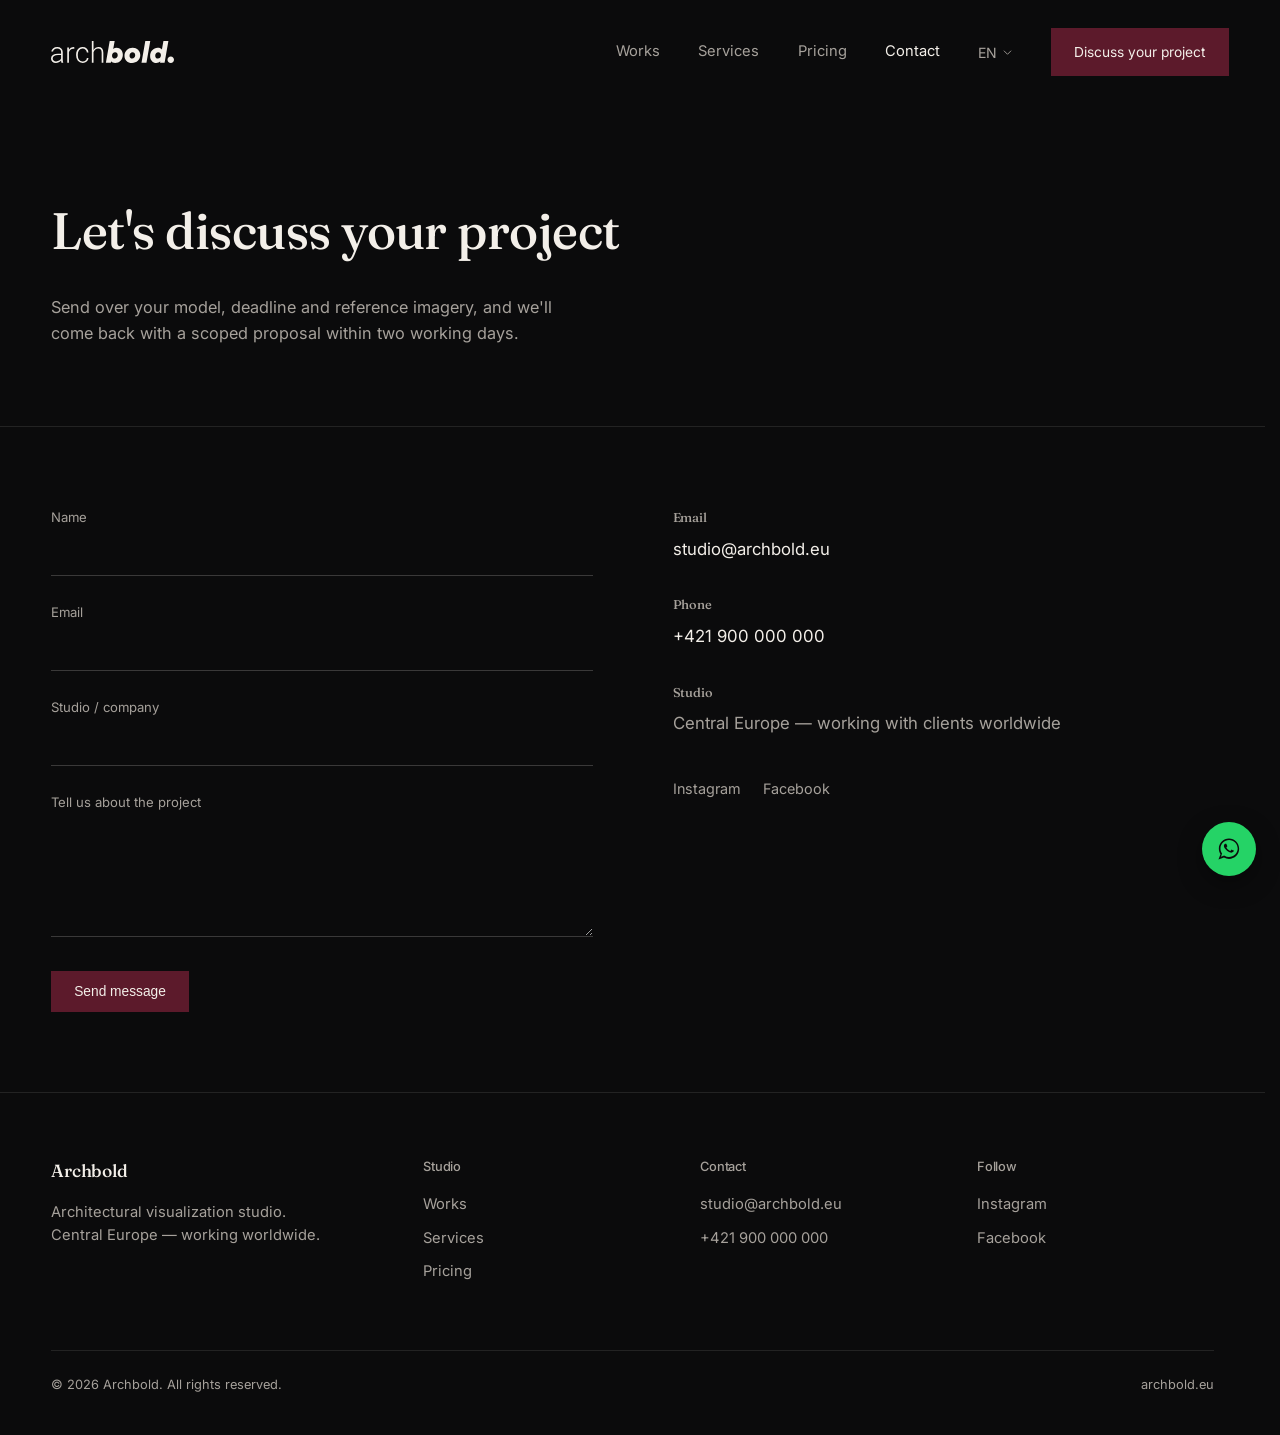
<file: contact.html>
<!DOCTYPE html>
<html lang="en">
<head>
<meta charset="UTF-8" />
<meta name="viewport" content="width=device-width, initial-scale=1.0" />
<meta name="color-scheme" content="dark" />
<meta name="theme-color" content="#0B0B0C" />
<title>Contact — Archbold</title>
<meta name="description" content="Get in touch with Archbold to discuss an architectural visualization project — email, phone, WhatsApp or the contact form." />
<link rel="canonical" href="https://archbold.eu/contact.html" />
<link rel="icon" href="data:," />
<link rel="preconnect" href="https://fonts.googleapis.com">
<link rel="preconnect" href="https://fonts.gstatic.com" crossorigin>
<link href="https://fonts.googleapis.com/css2?family=Fraunces:opsz,wght@9..144,400;9..144,500;9..144,600&family=Inter:wght@400;500&display=optional" rel="stylesheet">
<link rel="stylesheet" href="assets/css/style.css">
</head>
<body>

<header class="site-header is-scrolled">
  <a href="index.html" class="logo" aria-label="Archbold"><img src="assets/img/archbold-logo.svg" alt="Archbold" width="131" height="23"></a>
  <button class="nav-toggle" aria-label="Toggle menu" aria-expanded="false"><span></span><span></span><span></span></button>
  <nav class="main-nav">
    <a href="works.html" class="nav-link">Works</a>
    <a href="services.html" class="nav-link">Services</a>
    <a href="pricing.html" class="nav-link">Pricing</a>
    <a href="contact.html" class="nav-link is-active">Contact</a>
    <div class="lang-switch">
      <button class="lang-current" type="button">EN<svg viewBox="0 0 10 6" fill="none"><path d="M1 1l4 4 4-4" stroke="currentColor"/></svg></button>
      <div class="lang-menu">
        <a href="contact.html" class="is-active">EN</a>
        <a href="de/contact.html">DE</a>
        <a href="sk/contact.html">SK</a>
      </div>
    </div>
    <a href="contact.html" class="btn-accent">Discuss your project</a>
  </nav>
</header>

<div class="page-hero">
  <h1>Let's discuss your project</h1>
  <p>Send over your model, deadline and reference imagery, and we'll come back with a scoped proposal within two working days.</p>
</div>

<div class="content-wrap">
  <div class="contact-grid">
    <form action="https://formspree.io/f/your-form-id" method="POST">
      <div class="field">
        <label for="name">Name</label>
        <input type="text" id="name" name="name" required>
      </div>
      <div class="field">
        <label for="email">Email</label>
        <input type="email" id="email" name="email" required>
      </div>
      <div class="field">
        <label for="company">Studio / company</label>
        <input type="text" id="company" name="company">
      </div>
      <div class="field">
        <label for="message">Tell us about the project</label>
        <textarea id="message" name="message" rows="5" required></textarea>
      </div>
      <button type="submit" class="btn-accent">Send message</button>
    </form>

    <div>
      <div class="contact-detail">
        <h4>Email</h4>
        <a href="mailto:studio@archbold.eu">studio@archbold.eu</a>
      </div>
      <div class="contact-detail">
        <h4>Phone</h4>
        <a href="tel:+421900000000">+421 900 000 000</a>
      </div>
      <div class="contact-detail">
        <h4>Studio</h4>
        <span style="color:var(--paper-dim);">Central Europe — working with clients worldwide</span>
      </div>
      <div class="social-row">
        <a href="https://instagram.com" target="_blank" rel="noopener">Instagram</a>
        <a href="https://facebook.com" target="_blank" rel="noopener">Facebook</a>
      </div>
    </div>
  </div>
</div>

<a class="whatsapp-fab" href="https://wa.me/421900000000" target="_blank" rel="noopener" aria-label="Chat on WhatsApp">
  <svg viewBox="0 0 32 32" fill="#0B0B0C"><path d="M16 3C9.1 3 3.5 8.6 3.5 15.5c0 2.5.7 4.9 2 6.9L3 29l6.8-2.4c1.9 1.1 4 1.6 6.2 1.6 6.9 0 12.5-5.6 12.5-12.5S22.9 3 16 3zm0 22.7c-2 0-3.9-.5-5.5-1.5l-.4-.2-4 1.4 1.4-3.9-.3-.4c-1.1-1.7-1.7-3.7-1.7-5.7 0-5.9 4.8-10.6 10.6-10.6 5.9 0 10.6 4.8 10.6 10.6S21.9 25.7 16 25.7zm5.8-7.9c-.3-.2-1.9-.9-2.1-1-.3-.1-.5-.2-.7.2-.2.3-.8 1-1 1.2-.2.2-.4.2-.7.1-.3-.2-1.4-.5-2.6-1.6-1-.9-1.6-2-1.8-2.3-.2-.3 0-.5.1-.6.1-.1.3-.4.5-.5.2-.2.2-.3.3-.5.1-.2 0-.4 0-.6-.1-.2-.7-1.7-1-2.3-.2-.6-.5-.5-.7-.5h-.6c-.2 0-.5.1-.8.4-.3.3-1 1-1 2.4s1.1 2.8 1.2 3c.1.2 2.1 3.2 5.1 4.5.7.3 1.3.5 1.7.6.7.2 1.4.2 1.9.1.6-.1 1.9-.8 2.1-1.5.3-.7.3-1.4.2-1.5-.1-.2-.3-.3-.6-.4z"/></svg>
</a>

<footer class="site-footer">
  <div class="footer-grid">
    <div><h4 style="font-family:var(--serif); font-size:1.1rem; color:var(--paper);">Archbold</h4><p>Architectural visualization studio.<br>Central Europe — working worldwide.</p></div>
    <div><h4>Studio</h4><a href="works.html">Works</a><a href="services.html">Services</a><a href="pricing.html">Pricing</a></div>
    <div><h4>Contact</h4><a href="mailto:studio@archbold.eu">studio@archbold.eu</a><a href="tel:+421900000000">+421 900 000 000</a></div>
    <div><h4>Follow</h4><a href="https://instagram.com" target="_blank" rel="noopener">Instagram</a><a href="https://facebook.com" target="_blank" rel="noopener">Facebook</a></div>
  </div>
  <div class="footer-bottom"><span>© 2026 Archbold. All rights reserved.</span><span>archbold.eu</span></div>
</footer>

<script src="assets/js/nav.js"></script>
</body>
</html>
</file>
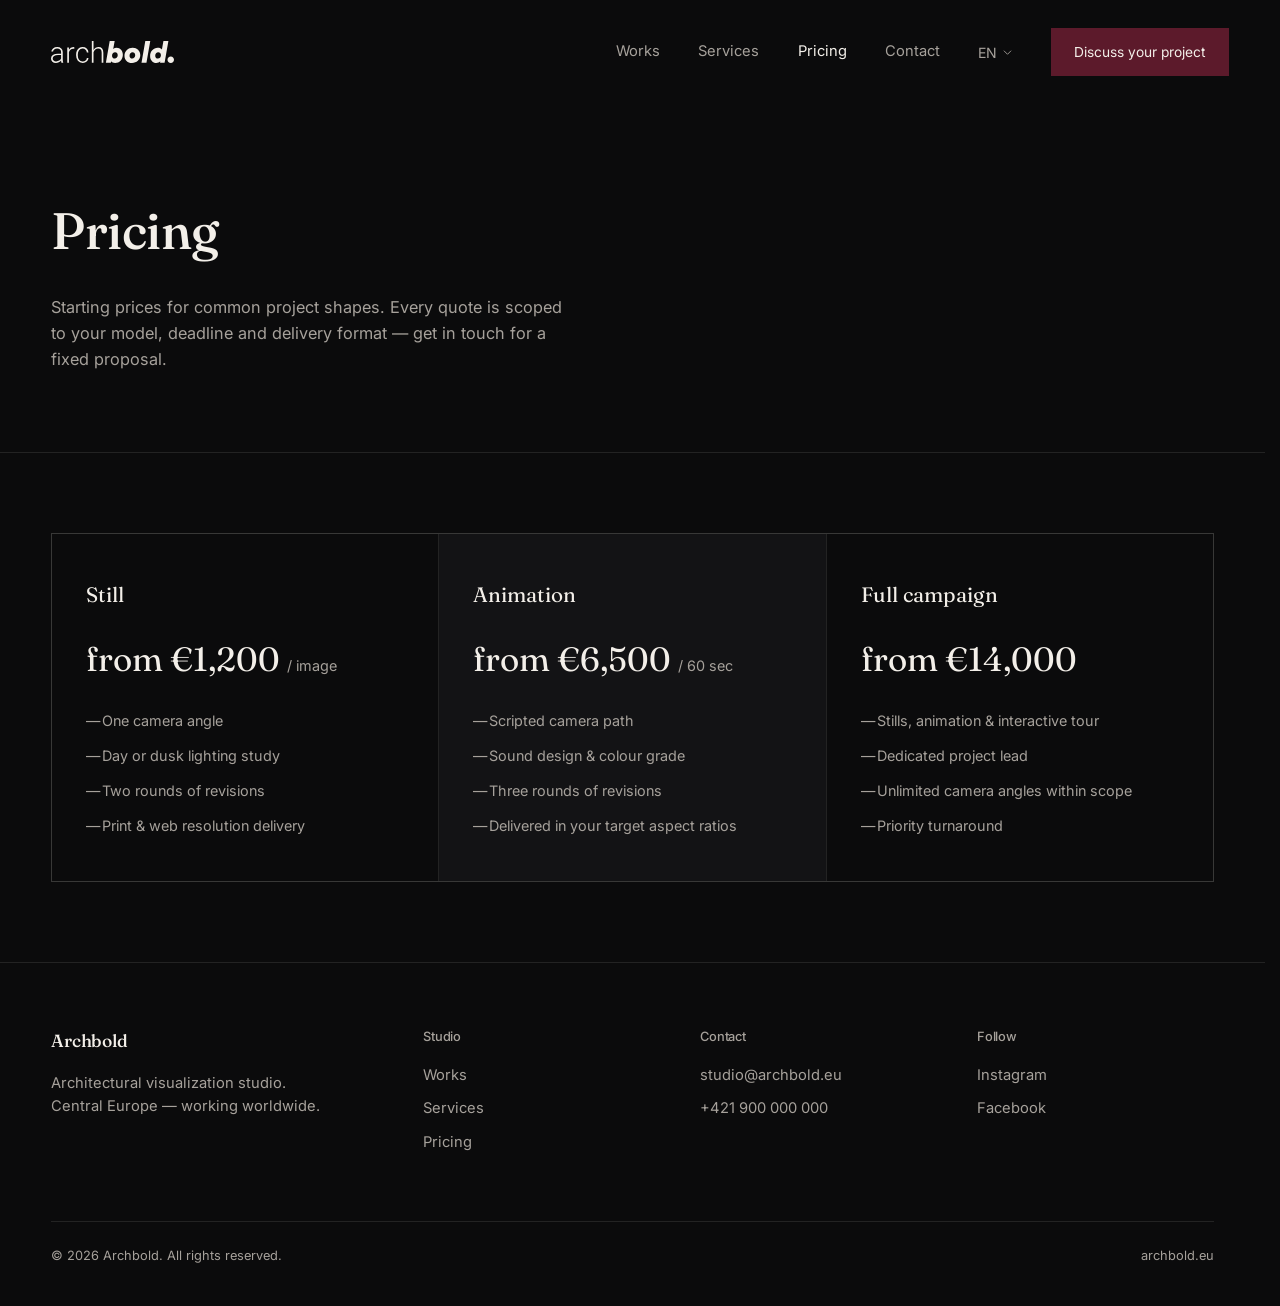
<file: pricing.html>
<!DOCTYPE html>
<html lang="en">
<head>
<meta charset="UTF-8" />
<meta name="viewport" content="width=device-width, initial-scale=1.0" />
<meta name="color-scheme" content="dark" />
<meta name="theme-color" content="#0B0B0C" />
<title>Pricing — Archbold</title>
<meta name="description" content="Transparent starting prices for Archbold's architectural visualization packages: still, animation and full campaign." />
<link rel="canonical" href="https://archbold.eu/pricing.html" />
<link rel="icon" href="data:," />
<link rel="preconnect" href="https://fonts.googleapis.com">
<link rel="preconnect" href="https://fonts.gstatic.com" crossorigin>
<link href="https://fonts.googleapis.com/css2?family=Fraunces:opsz,wght@9..144,400;9..144,500;9..144,600&family=Inter:wght@400;500&display=optional" rel="stylesheet">
<link rel="stylesheet" href="assets/css/style.css">
</head>
<body>

<header class="site-header is-scrolled">
  <a href="index.html" class="logo" aria-label="Archbold"><img src="assets/img/archbold-logo.svg" alt="Archbold" width="131" height="23"></a>
  <button class="nav-toggle" aria-label="Toggle menu" aria-expanded="false"><span></span><span></span><span></span></button>
  <nav class="main-nav">
    <a href="works.html" class="nav-link">Works</a>
    <a href="services.html" class="nav-link">Services</a>
    <a href="pricing.html" class="nav-link is-active">Pricing</a>
    <a href="contact.html" class="nav-link">Contact</a>
    <div class="lang-switch">
      <button class="lang-current" type="button">EN<svg viewBox="0 0 10 6" fill="none"><path d="M1 1l4 4 4-4" stroke="currentColor"/></svg></button>
      <div class="lang-menu">
        <a href="pricing.html" class="is-active">EN</a>
        <a href="de/pricing.html">DE</a>
        <a href="sk/pricing.html">SK</a>
      </div>
    </div>
    <a href="contact.html" class="btn-accent">Discuss your project</a>
  </nav>
</header>

<div class="page-hero">
  <h1>Pricing</h1>
  <p>Starting prices for common project shapes. Every quote is scoped to your model, deadline and delivery format — get in touch for a fixed proposal.</p>
</div>

<div class="content-wrap">
  <div class="pricing-grid">
    <div class="price-card">
      <p class="p-name">Still</p>
      <p class="p-figure">from €1,200 <span>/ image</span></p>
      <ul>
        <li>One camera angle</li>
        <li>Day or dusk lighting study</li>
        <li>Two rounds of revisions</li>
        <li>Print &amp; web resolution delivery</li>
      </ul>
    </div>
    <div class="price-card is-featured">
      <p class="p-name">Animation</p>
      <p class="p-figure">from €6,500 <span>/ 60&nbsp;sec</span></p>
      <ul>
        <li>Scripted camera path</li>
        <li>Sound design &amp; colour grade</li>
        <li>Three rounds of revisions</li>
        <li>Delivered in your target aspect ratios</li>
      </ul>
    </div>
    <div class="price-card">
      <p class="p-name">Full campaign</p>
      <p class="p-figure">from €14,000</p>
      <ul>
        <li>Stills, animation &amp; interactive tour</li>
        <li>Dedicated project lead</li>
        <li>Unlimited camera angles within scope</li>
        <li>Priority turnaround</li>
      </ul>
    </div>
  </div>
</div>

<footer class="site-footer">
  <div class="footer-grid">
    <div><h4 style="font-family:var(--serif); font-size:1.1rem; color:var(--paper);">Archbold</h4><p>Architectural visualization studio.<br>Central Europe — working worldwide.</p></div>
    <div><h4>Studio</h4><a href="works.html">Works</a><a href="services.html">Services</a><a href="pricing.html">Pricing</a></div>
    <div><h4>Contact</h4><a href="mailto:studio@archbold.eu">studio@archbold.eu</a><a href="tel:+421900000000">+421 900 000 000</a></div>
    <div><h4>Follow</h4><a href="https://instagram.com" target="_blank" rel="noopener">Instagram</a><a href="https://facebook.com" target="_blank" rel="noopener">Facebook</a></div>
  </div>
  <div class="footer-bottom"><span>© 2026 Archbold. All rights reserved.</span><span>archbold.eu</span></div>
</footer>

<script src="assets/js/nav.js"></script>
</body>
</html>
</file>
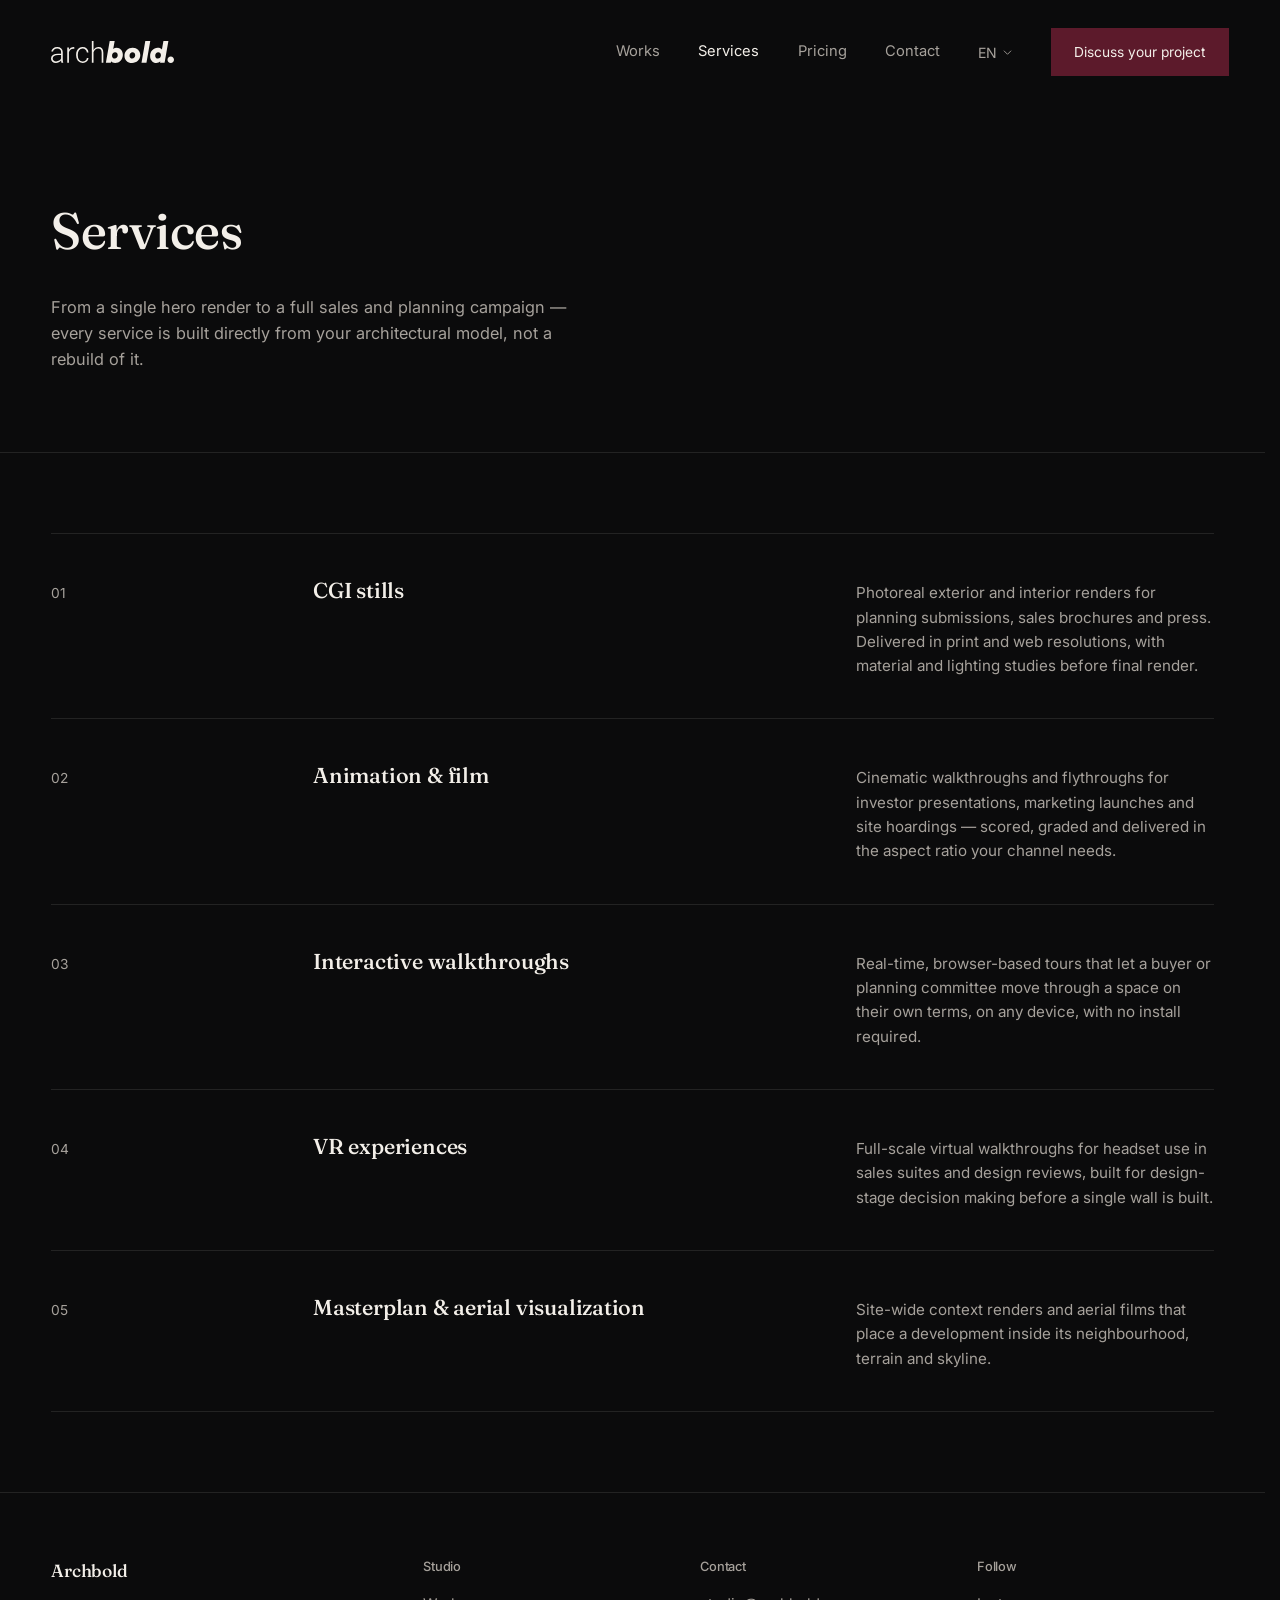
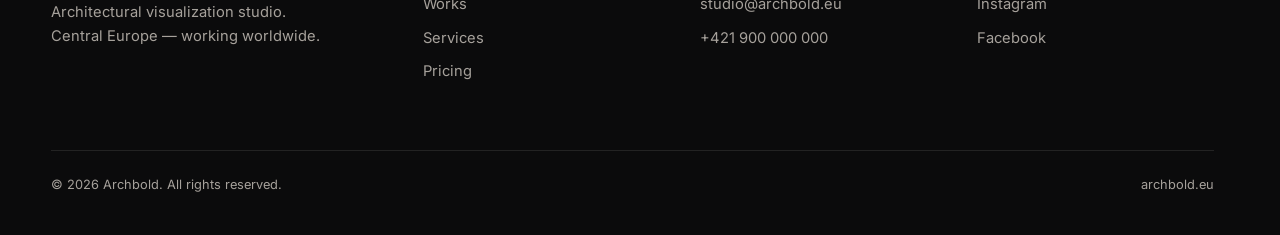
<file: services.html>
<!DOCTYPE html>
<html lang="en">
<head>
<meta charset="UTF-8" />
<meta name="viewport" content="width=device-width, initial-scale=1.0" />
<meta name="color-scheme" content="dark" />
<meta name="theme-color" content="#0B0B0C" />
<title>Services — Archbold</title>
<meta name="description" content="Archbold's architectural visualization services: CGI stills, animation, interactive walkthroughs and VR for architects and developers." />
<link rel="canonical" href="https://archbold.eu/services.html" />
<link rel="icon" href="data:," />
<link rel="preconnect" href="https://fonts.googleapis.com">
<link rel="preconnect" href="https://fonts.gstatic.com" crossorigin>
<link href="https://fonts.googleapis.com/css2?family=Fraunces:opsz,wght@9..144,400;9..144,500;9..144,600&family=Inter:wght@400;500&display=optional" rel="stylesheet">
<link rel="stylesheet" href="assets/css/style.css">
</head>
<body>

<header class="site-header is-scrolled">
  <a href="index.html" class="logo" aria-label="Archbold"><img src="assets/img/archbold-logo.svg" alt="Archbold" width="131" height="23"></a>
  <button class="nav-toggle" aria-label="Toggle menu" aria-expanded="false"><span></span><span></span><span></span></button>
  <nav class="main-nav">
    <a href="works.html" class="nav-link">Works</a>
    <a href="services.html" class="nav-link is-active">Services</a>
    <a href="pricing.html" class="nav-link">Pricing</a>
    <a href="contact.html" class="nav-link">Contact</a>
    <div class="lang-switch">
      <button class="lang-current" type="button">EN<svg viewBox="0 0 10 6" fill="none"><path d="M1 1l4 4 4-4" stroke="currentColor"/></svg></button>
      <div class="lang-menu">
        <a href="services.html" class="is-active">EN</a>
        <a href="de/services.html">DE</a>
        <a href="sk/services.html">SK</a>
      </div>
    </div>
    <a href="contact.html" class="btn-accent">Discuss your project</a>
  </nav>
</header>

<div class="page-hero">
  <h1>Services</h1>
  <p>From a single hero render to a full sales and planning campaign — every service is built directly from your architectural model, not a rebuild of it.</p>
</div>

<div class="content-wrap">
  <div class="service-row">
    <span class="s-index">01</span>
    <h3>CGI stills</h3>
    <p>Photoreal exterior and interior renders for planning submissions, sales brochures and press. Delivered in print and web resolutions, with material and lighting studies before final render.</p>
  </div>
  <div class="service-row">
    <span class="s-index">02</span>
    <h3>Animation &amp; film</h3>
    <p>Cinematic walkthroughs and flythroughs for investor presentations, marketing launches and site hoardings — scored, graded and delivered in the aspect ratio your channel needs.</p>
  </div>
  <div class="service-row">
    <span class="s-index">03</span>
    <h3>Interactive walkthroughs</h3>
    <p>Real-time, browser-based tours that let a buyer or planning committee move through a space on their own terms, on any device, with no install required.</p>
  </div>
  <div class="service-row">
    <span class="s-index">04</span>
    <h3>VR experiences</h3>
    <p>Full-scale virtual walkthroughs for headset use in sales suites and design reviews, built for design-stage decision making before a single wall is built.</p>
  </div>
  <div class="service-row">
    <span class="s-index">05</span>
    <h3>Masterplan &amp; aerial visualization</h3>
    <p>Site-wide context renders and aerial films that place a development inside its neighbourhood, terrain and skyline.</p>
  </div>
</div>

<footer class="site-footer">
  <div class="footer-grid">
    <div><h4 style="font-family:var(--serif); font-size:1.1rem; color:var(--paper);">Archbold</h4><p>Architectural visualization studio.<br>Central Europe — working worldwide.</p></div>
    <div><h4>Studio</h4><a href="works.html">Works</a><a href="services.html">Services</a><a href="pricing.html">Pricing</a></div>
    <div><h4>Contact</h4><a href="mailto:studio@archbold.eu">studio@archbold.eu</a><a href="tel:+421900000000">+421 900 000 000</a></div>
    <div><h4>Follow</h4><a href="https://instagram.com" target="_blank" rel="noopener">Instagram</a><a href="https://facebook.com" target="_blank" rel="noopener">Facebook</a></div>
  </div>
  <div class="footer-bottom"><span>© 2026 Archbold. All rights reserved.</span><span>archbold.eu</span></div>
</footer>

<script src="assets/js/nav.js"></script>
</body>
</html>
</file>
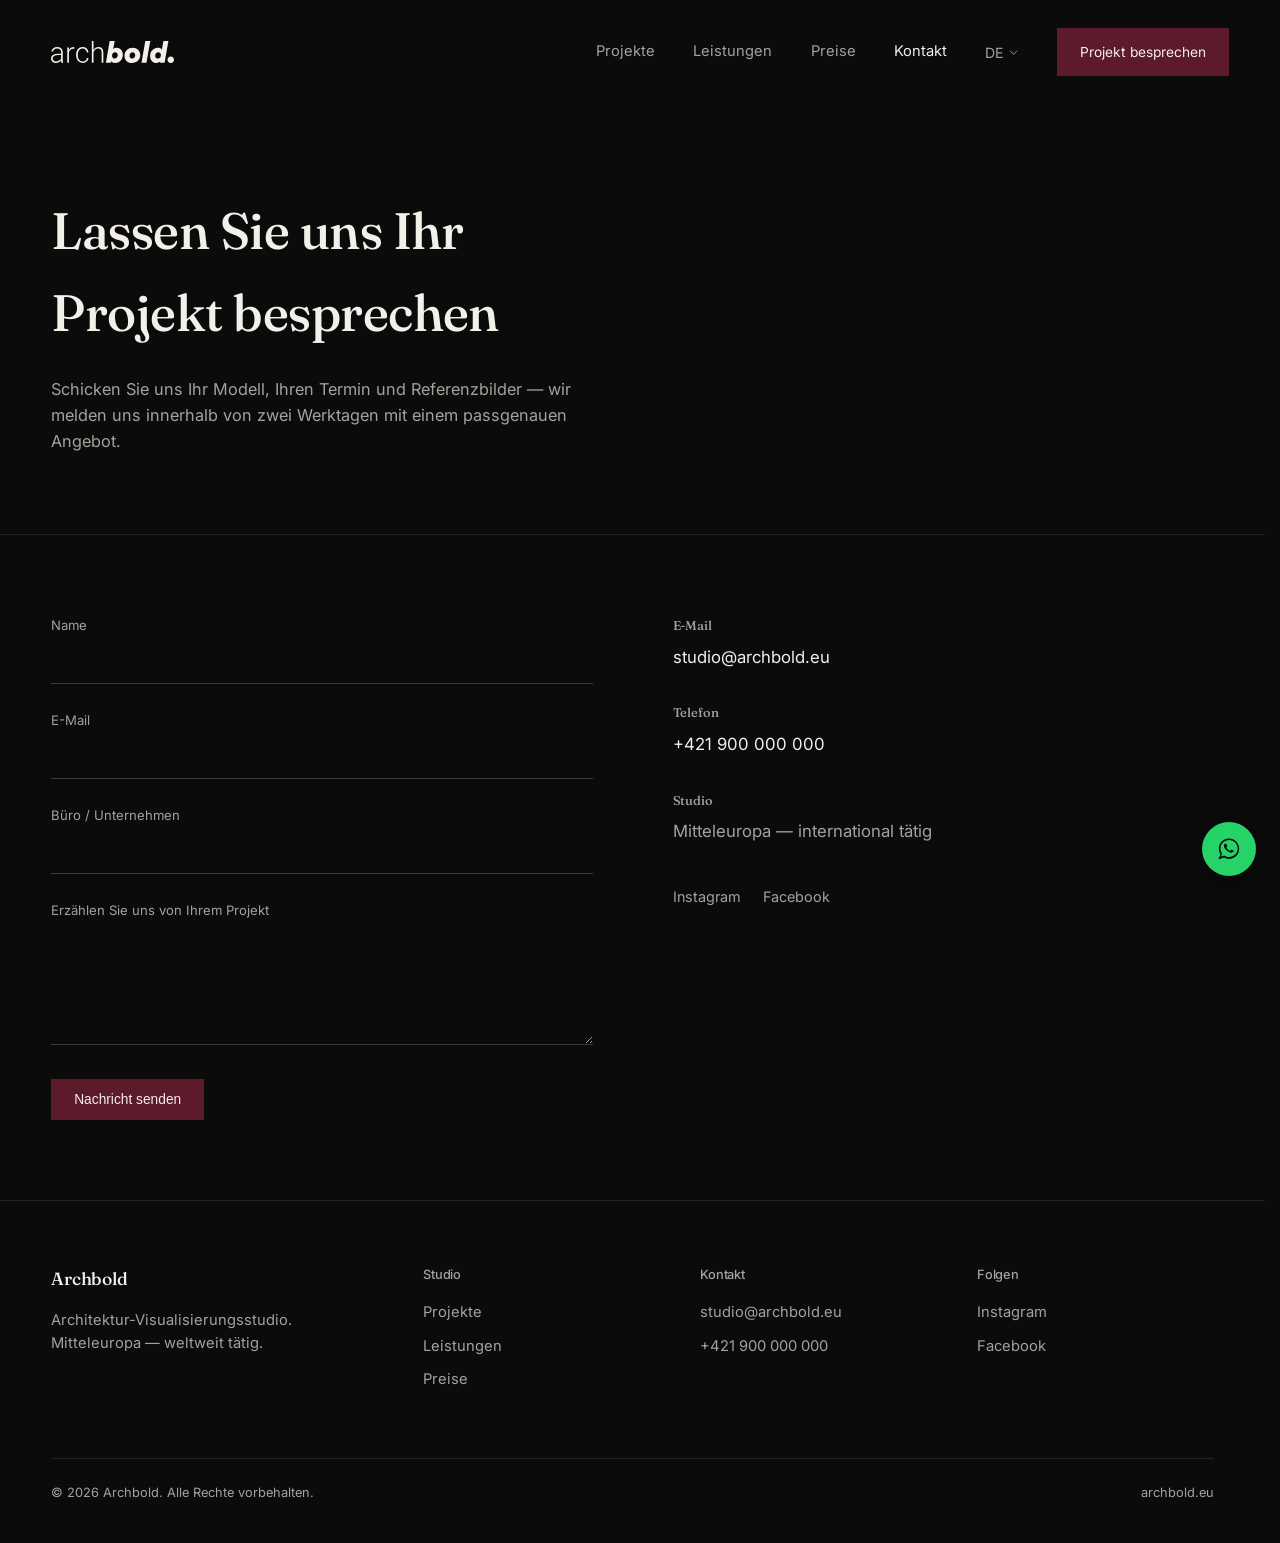
<file: de/contact.html>
<!DOCTYPE html>
<html lang="de">
<head>
<meta charset="UTF-8" />
<meta name="viewport" content="width=device-width, initial-scale=1.0" />
<meta name="color-scheme" content="dark" />
<meta name="theme-color" content="#0B0B0C" />
<title>Kontakt — Archbold</title>
<meta name="description" content="Kontaktieren Sie Archbold, um Ihr Architekturvisualisierungsprojekt zu besprechen — E-Mail, Telefon, WhatsApp oder das Kontaktformular." />
<link rel="canonical" href="https://archbold.eu/de/contact.html" />
<link rel="icon" href="data:," />
<link rel="preconnect" href="https://fonts.googleapis.com">
<link rel="preconnect" href="https://fonts.gstatic.com" crossorigin>
<link href="https://fonts.googleapis.com/css2?family=Fraunces:opsz,wght@9..144,400;9..144,500;9..144,600&family=Inter:wght@400;500&display=optional" rel="stylesheet">
<link rel="stylesheet" href="../assets/css/style.css">
</head>
<body>

<header class="site-header is-scrolled">
  <a href="index.html" class="logo" aria-label="Archbold"><img src="../assets/img/archbold-logo.svg" alt="Archbold" width="131" height="23"></a>
  <button class="nav-toggle" aria-label="Menü umschalten" aria-expanded="false"><span></span><span></span><span></span></button>
  <nav class="main-nav">
    <a href="works.html" class="nav-link">Projekte</a>
    <a href="services.html" class="nav-link">Leistungen</a>
    <a href="pricing.html" class="nav-link">Preise</a>
    <a href="contact.html" class="nav-link is-active">Kontakt</a>
    <div class="lang-switch">
      <button class="lang-current" type="button">DE<svg viewBox="0 0 10 6" fill="none"><path d="M1 1l4 4 4-4" stroke="currentColor"/></svg></button>
      <div class="lang-menu">
        <a href="../contact.html">EN</a>
        <a href="contact.html" class="is-active">DE</a>
        <a href="../sk/contact.html">SK</a>
      </div>
    </div>
    <a href="contact.html" class="btn-accent">Projekt besprechen</a>
  </nav>
</header>

<div class="page-hero">
  <h1>Lassen Sie uns Ihr Projekt besprechen</h1>
  <p>Schicken Sie uns Ihr Modell, Ihren Termin und Referenzbilder — wir melden uns innerhalb von zwei Werktagen mit einem passgenauen Angebot.</p>
</div>

<div class="content-wrap">
  <div class="contact-grid">
    <form action="https://formspree.io/f/your-form-id" method="POST">
      <div class="field">
        <label for="name">Name</label>
        <input type="text" id="name" name="name" required>
      </div>
      <div class="field">
        <label for="email">E-Mail</label>
        <input type="email" id="email" name="email" required>
      </div>
      <div class="field">
        <label for="company">Büro / Unternehmen</label>
        <input type="text" id="company" name="company">
      </div>
      <div class="field">
        <label for="message">Erzählen Sie uns von Ihrem Projekt</label>
        <textarea id="message" name="message" rows="5" required></textarea>
      </div>
      <button type="submit" class="btn-accent">Nachricht senden</button>
    </form>

    <div>
      <div class="contact-detail">
        <h4>E-Mail</h4>
        <a href="mailto:studio@archbold.eu">studio@archbold.eu</a>
      </div>
      <div class="contact-detail">
        <h4>Telefon</h4>
        <a href="tel:+421900000000">+421 900 000 000</a>
      </div>
      <div class="contact-detail">
        <h4>Studio</h4>
        <span style="color:var(--paper-dim);">Mitteleuropa — international tätig</span>
      </div>
      <div class="social-row">
        <a href="https://instagram.com" target="_blank" rel="noopener">Instagram</a>
        <a href="https://facebook.com" target="_blank" rel="noopener">Facebook</a>
      </div>
    </div>
  </div>
</div>

<a class="whatsapp-fab" href="https://wa.me/421900000000" target="_blank" rel="noopener" aria-label="Auf WhatsApp chatten">
  <svg viewBox="0 0 32 32" fill="#0B0B0C"><path d="M16 3C9.1 3 3.5 8.6 3.5 15.5c0 2.5.7 4.9 2 6.9L3 29l6.8-2.4c1.9 1.1 4 1.6 6.2 1.6 6.9 0 12.5-5.6 12.5-12.5S22.9 3 16 3zm0 22.7c-2 0-3.9-.5-5.5-1.5l-.4-.2-4 1.4 1.4-3.9-.3-.4c-1.1-1.7-1.7-3.7-1.7-5.7 0-5.9 4.8-10.6 10.6-10.6 5.9 0 10.6 4.8 10.6 10.6S21.9 25.7 16 25.7zm5.8-7.9c-.3-.2-1.9-.9-2.1-1-.3-.1-.5-.2-.7.2-.2.3-.8 1-1 1.2-.2.2-.4.2-.7.1-.3-.2-1.4-.5-2.6-1.6-1-.9-1.6-2-1.8-2.3-.2-.3 0-.5.1-.6.1-.1.3-.4.5-.5.2-.2.2-.3.3-.5.1-.2 0-.4 0-.6-.1-.2-.7-1.7-1-2.3-.2-.6-.5-.5-.7-.5h-.6c-.2 0-.5.1-.8.4-.3.3-1 1-1 2.4s1.1 2.8 1.2 3c.1.2 2.1 3.2 5.1 4.5.7.3 1.3.5 1.7.6.7.2 1.4.2 1.9.1.6-.1 1.9-.8 2.1-1.5.3-.7.3-1.4.2-1.5-.1-.2-.3-.3-.6-.4z"/></svg>
</a>

<footer class="site-footer">
  <div class="footer-grid">
    <div><h4 style="font-family:var(--serif); font-size:1.1rem; color:var(--paper);">Archbold</h4><p>Architektur-Visualisierungsstudio.<br>Mitteleuropa — weltweit tätig.</p></div>
    <div><h4>Studio</h4><a href="works.html">Projekte</a><a href="services.html">Leistungen</a><a href="pricing.html">Preise</a></div>
    <div><h4>Kontakt</h4><a href="mailto:studio@archbold.eu">studio@archbold.eu</a><a href="tel:+421900000000">+421 900 000 000</a></div>
    <div><h4>Folgen</h4><a href="https://instagram.com" target="_blank" rel="noopener">Instagram</a><a href="https://facebook.com" target="_blank" rel="noopener">Facebook</a></div>
  </div>
  <div class="footer-bottom"><span>© 2026 Archbold. Alle Rechte vorbehalten.</span><span>archbold.eu</span></div>
</footer>

<script src="../assets/js/nav.js"></script>
</body>
</html>
</file>
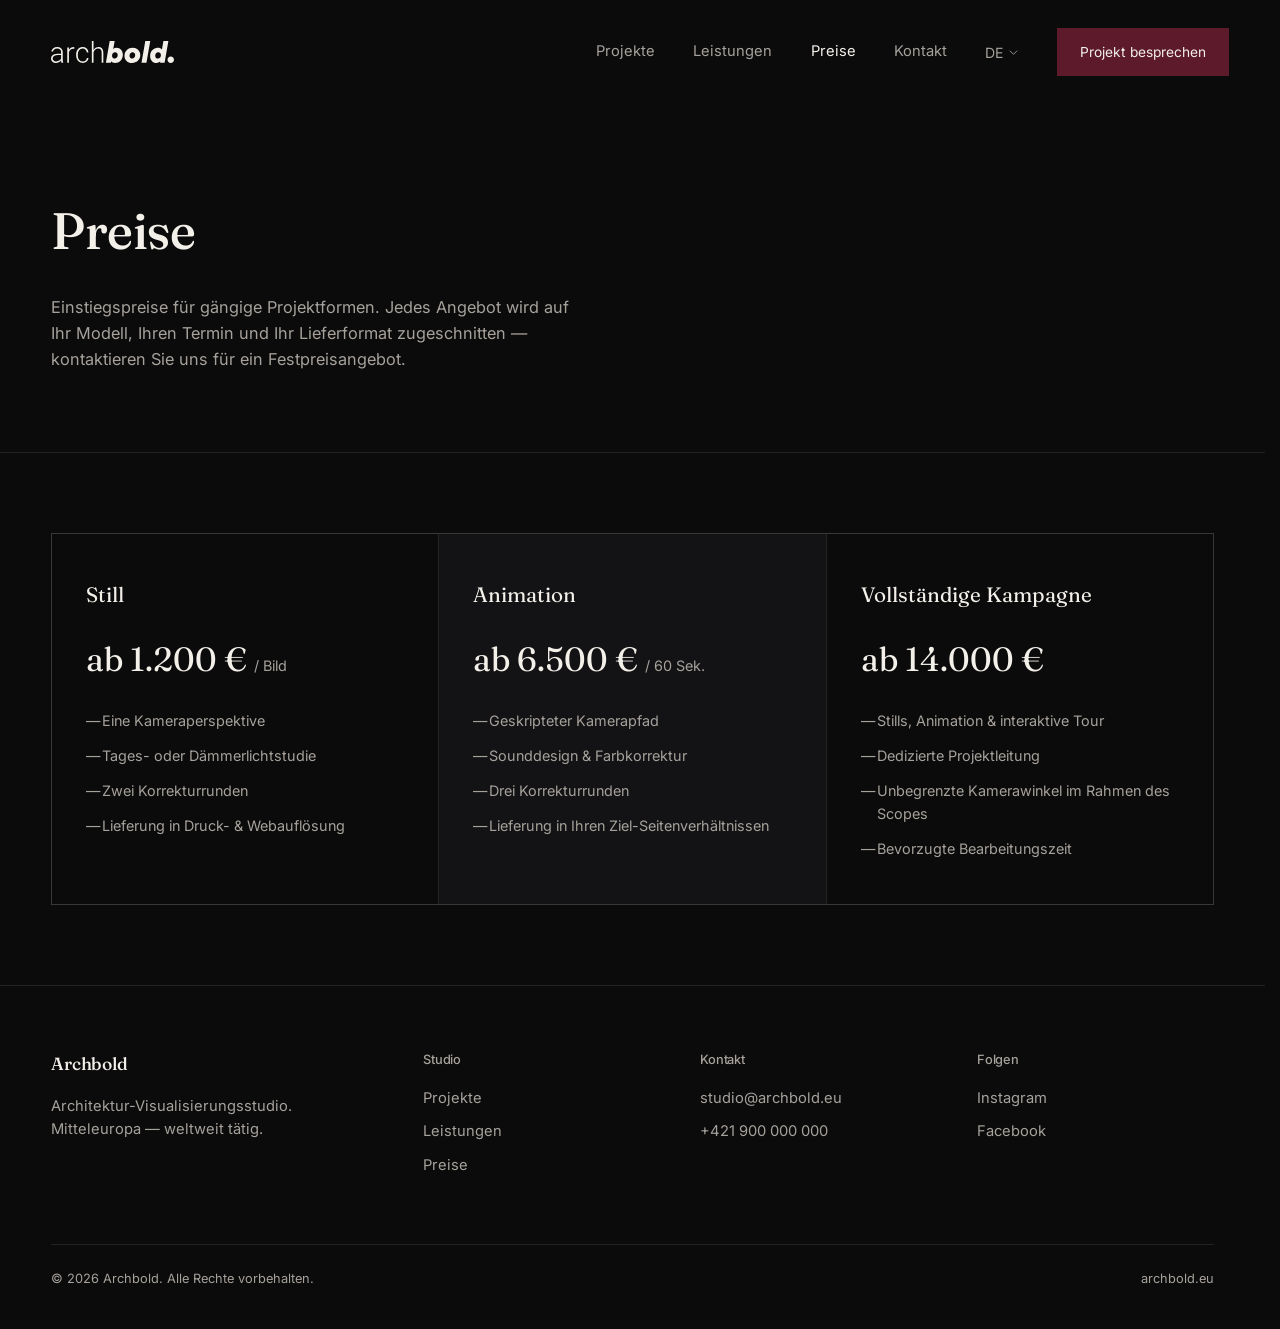
<file: de/pricing.html>
<!DOCTYPE html>
<html lang="de">
<head>
<meta charset="UTF-8" />
<meta name="viewport" content="width=device-width, initial-scale=1.0" />
<meta name="color-scheme" content="dark" />
<meta name="theme-color" content="#0B0B0C" />
<title>Preise — Archbold</title>
<meta name="description" content="Transparente Einstiegspreise für Archbolds Visualisierungspakete: Still, Animation und volle Kampagne." />
<link rel="canonical" href="https://archbold.eu/de/pricing.html" />
<link rel="icon" href="data:," />
<link rel="preconnect" href="https://fonts.googleapis.com">
<link rel="preconnect" href="https://fonts.gstatic.com" crossorigin>
<link href="https://fonts.googleapis.com/css2?family=Fraunces:opsz,wght@9..144,400;9..144,500;9..144,600&family=Inter:wght@400;500&display=optional" rel="stylesheet">
<link rel="stylesheet" href="../assets/css/style.css">
</head>
<body>

<header class="site-header is-scrolled">
  <a href="index.html" class="logo" aria-label="Archbold"><img src="../assets/img/archbold-logo.svg" alt="Archbold" width="131" height="23"></a>
  <button class="nav-toggle" aria-label="Menü umschalten" aria-expanded="false"><span></span><span></span><span></span></button>
  <nav class="main-nav">
    <a href="works.html" class="nav-link">Projekte</a>
    <a href="services.html" class="nav-link">Leistungen</a>
    <a href="pricing.html" class="nav-link is-active">Preise</a>
    <a href="contact.html" class="nav-link">Kontakt</a>
    <div class="lang-switch">
      <button class="lang-current" type="button">DE<svg viewBox="0 0 10 6" fill="none"><path d="M1 1l4 4 4-4" stroke="currentColor"/></svg></button>
      <div class="lang-menu">
        <a href="../pricing.html">EN</a>
        <a href="pricing.html" class="is-active">DE</a>
        <a href="../sk/pricing.html">SK</a>
      </div>
    </div>
    <a href="contact.html" class="btn-accent">Projekt besprechen</a>
  </nav>
</header>

<div class="page-hero">
  <h1>Preise</h1>
  <p>Einstiegspreise für gängige Projektformen. Jedes Angebot wird auf Ihr Modell, Ihren Termin und Ihr Lieferformat zugeschnitten — kontaktieren Sie uns für ein Festpreisangebot.</p>
</div>

<div class="content-wrap">
  <div class="pricing-grid">
    <div class="price-card">
      <p class="p-name">Still</p>
      <p class="p-figure">ab 1.200 € <span>/ Bild</span></p>
      <ul>
        <li>Eine Kameraperspektive</li>
        <li>Tages- oder Dämmerlichtstudie</li>
        <li>Zwei Korrekturrunden</li>
        <li>Lieferung in Druck- &amp; Webauflösung</li>
      </ul>
    </div>
    <div class="price-card is-featured">
      <p class="p-name">Animation</p>
      <p class="p-figure">ab 6.500 € <span>/ 60&nbsp;Sek.</span></p>
      <ul>
        <li>Geskripteter Kamerapfad</li>
        <li>Sounddesign &amp; Farbkorrektur</li>
        <li>Drei Korrekturrunden</li>
        <li>Lieferung in Ihren Ziel-Seitenverhältnissen</li>
      </ul>
    </div>
    <div class="price-card">
      <p class="p-name">Vollständige Kampagne</p>
      <p class="p-figure">ab 14.000 €</p>
      <ul>
        <li>Stills, Animation &amp; interaktive Tour</li>
        <li>Dedizierte Projektleitung</li>
        <li>Unbegrenzte Kamerawinkel im Rahmen des Scopes</li>
        <li>Bevorzugte Bearbeitungszeit</li>
      </ul>
    </div>
  </div>
</div>

<footer class="site-footer">
  <div class="footer-grid">
    <div><h4 style="font-family:var(--serif); font-size:1.1rem; color:var(--paper);">Archbold</h4><p>Architektur-Visualisierungsstudio.<br>Mitteleuropa — weltweit tätig.</p></div>
    <div><h4>Studio</h4><a href="works.html">Projekte</a><a href="services.html">Leistungen</a><a href="pricing.html">Preise</a></div>
    <div><h4>Kontakt</h4><a href="mailto:studio@archbold.eu">studio@archbold.eu</a><a href="tel:+421900000000">+421 900 000 000</a></div>
    <div><h4>Folgen</h4><a href="https://instagram.com" target="_blank" rel="noopener">Instagram</a><a href="https://facebook.com" target="_blank" rel="noopener">Facebook</a></div>
  </div>
  <div class="footer-bottom"><span>© 2026 Archbold. Alle Rechte vorbehalten.</span><span>archbold.eu</span></div>
</footer>

<script src="../assets/js/nav.js"></script>
</body>
</html>
</file>
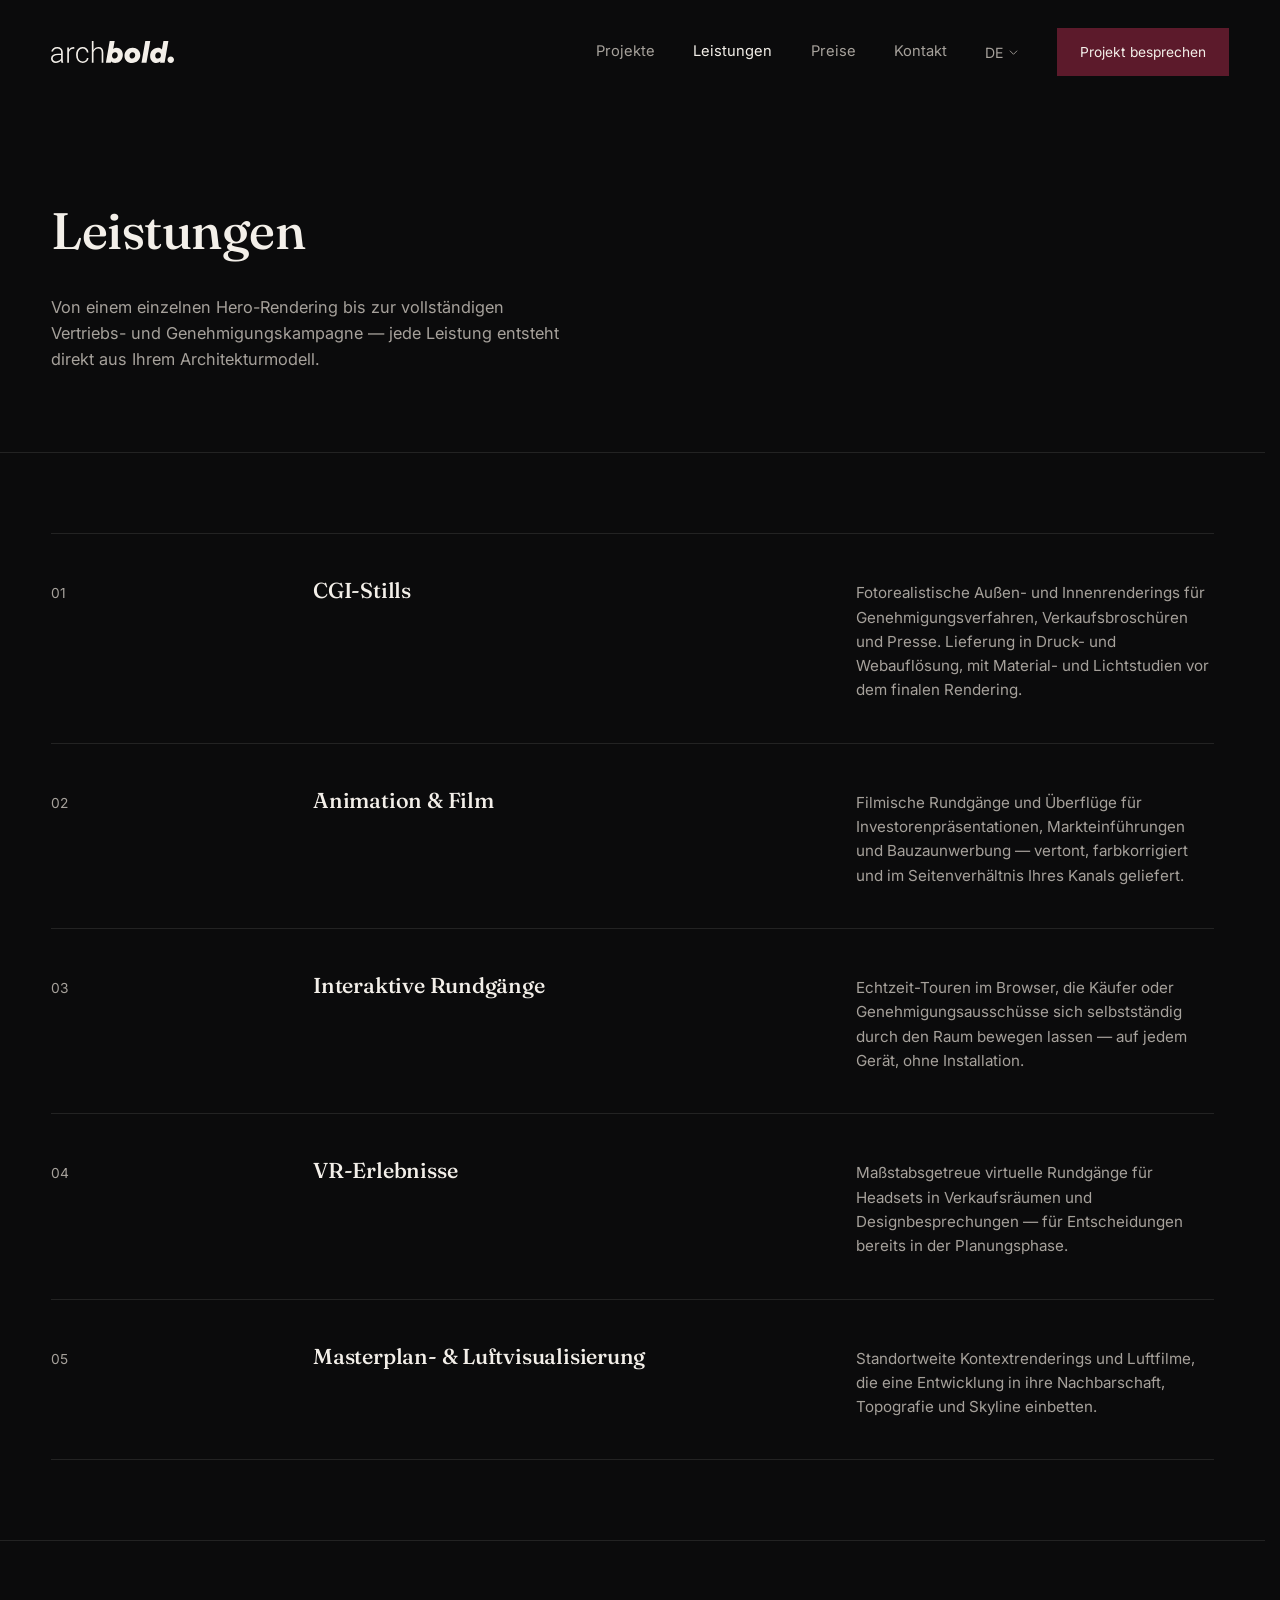
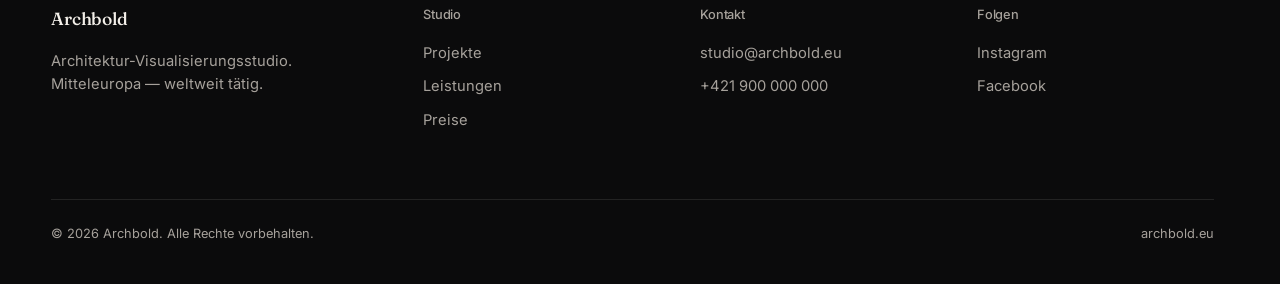
<file: de/services.html>
<!DOCTYPE html>
<html lang="de">
<head>
<meta charset="UTF-8" />
<meta name="viewport" content="width=device-width, initial-scale=1.0" />
<meta name="color-scheme" content="dark" />
<meta name="theme-color" content="#0B0B0C" />
<title>Leistungen — Archbold</title>
<meta name="description" content="Archbolds Leistungen in der Architektur-Visualisierung: CGI-Stills, Animation, interaktive Rundgänge und VR für Architekten und Bauträger." />
<link rel="canonical" href="https://archbold.eu/de/services.html" />
<link rel="icon" href="data:," />
<link rel="preconnect" href="https://fonts.googleapis.com">
<link rel="preconnect" href="https://fonts.gstatic.com" crossorigin>
<link href="https://fonts.googleapis.com/css2?family=Fraunces:opsz,wght@9..144,400;9..144,500;9..144,600&family=Inter:wght@400;500&display=optional" rel="stylesheet">
<link rel="stylesheet" href="../assets/css/style.css">
</head>
<body>

<header class="site-header is-scrolled">
  <a href="index.html" class="logo" aria-label="Archbold"><img src="../assets/img/archbold-logo.svg" alt="Archbold" width="131" height="23"></a>
  <button class="nav-toggle" aria-label="Menü umschalten" aria-expanded="false"><span></span><span></span><span></span></button>
  <nav class="main-nav">
    <a href="works.html" class="nav-link">Projekte</a>
    <a href="services.html" class="nav-link is-active">Leistungen</a>
    <a href="pricing.html" class="nav-link">Preise</a>
    <a href="contact.html" class="nav-link">Kontakt</a>
    <div class="lang-switch">
      <button class="lang-current" type="button">DE<svg viewBox="0 0 10 6" fill="none"><path d="M1 1l4 4 4-4" stroke="currentColor"/></svg></button>
      <div class="lang-menu">
        <a href="../services.html">EN</a>
        <a href="services.html" class="is-active">DE</a>
        <a href="../sk/services.html">SK</a>
      </div>
    </div>
    <a href="contact.html" class="btn-accent">Projekt besprechen</a>
  </nav>
</header>

<div class="page-hero">
  <h1>Leistungen</h1>
  <p>Von einem einzelnen Hero-Rendering bis zur vollständigen Vertriebs- und Genehmigungskampagne — jede Leistung entsteht direkt aus Ihrem Architekturmodell.</p>
</div>

<div class="content-wrap">
  <div class="service-row">
    <span class="s-index">01</span>
    <h3>CGI-Stills</h3>
    <p>Fotorealistische Außen- und Innenrenderings für Genehmigungsverfahren, Verkaufsbroschüren und Presse. Lieferung in Druck- und Webauflösung, mit Material- und Lichtstudien vor dem finalen Rendering.</p>
  </div>
  <div class="service-row">
    <span class="s-index">02</span>
    <h3>Animation &amp; Film</h3>
    <p>Filmische Rundgänge und Überflüge für Investorenpräsentationen, Markteinführungen und Bauzaunwerbung — vertont, farbkorrigiert und im Seitenverhältnis Ihres Kanals geliefert.</p>
  </div>
  <div class="service-row">
    <span class="s-index">03</span>
    <h3>Interaktive Rundgänge</h3>
    <p>Echtzeit-Touren im Browser, die Käufer oder Genehmigungsausschüsse sich selbstständig durch den Raum bewegen lassen — auf jedem Gerät, ohne Installation.</p>
  </div>
  <div class="service-row">
    <span class="s-index">04</span>
    <h3>VR-Erlebnisse</h3>
    <p>Maßstabsgetreue virtuelle Rundgänge für Headsets in Verkaufsräumen und Designbesprechungen — für Entscheidungen bereits in der Planungsphase.</p>
  </div>
  <div class="service-row">
    <span class="s-index">05</span>
    <h3>Masterplan- &amp; Luftvisualisierung</h3>
    <p>Standortweite Kontextrenderings und Luftfilme, die eine Entwicklung in ihre Nachbarschaft, Topografie und Skyline einbetten.</p>
  </div>
</div>

<footer class="site-footer">
  <div class="footer-grid">
    <div><h4 style="font-family:var(--serif); font-size:1.1rem; color:var(--paper);">Archbold</h4><p>Architektur-Visualisierungsstudio.<br>Mitteleuropa — weltweit tätig.</p></div>
    <div><h4>Studio</h4><a href="works.html">Projekte</a><a href="services.html">Leistungen</a><a href="pricing.html">Preise</a></div>
    <div><h4>Kontakt</h4><a href="mailto:studio@archbold.eu">studio@archbold.eu</a><a href="tel:+421900000000">+421 900 000 000</a></div>
    <div><h4>Folgen</h4><a href="https://instagram.com" target="_blank" rel="noopener">Instagram</a><a href="https://facebook.com" target="_blank" rel="noopener">Facebook</a></div>
  </div>
  <div class="footer-bottom"><span>© 2026 Archbold. Alle Rechte vorbehalten.</span><span>archbold.eu</span></div>
</footer>

<script src="../assets/js/nav.js"></script>
</body>
</html>
</file>
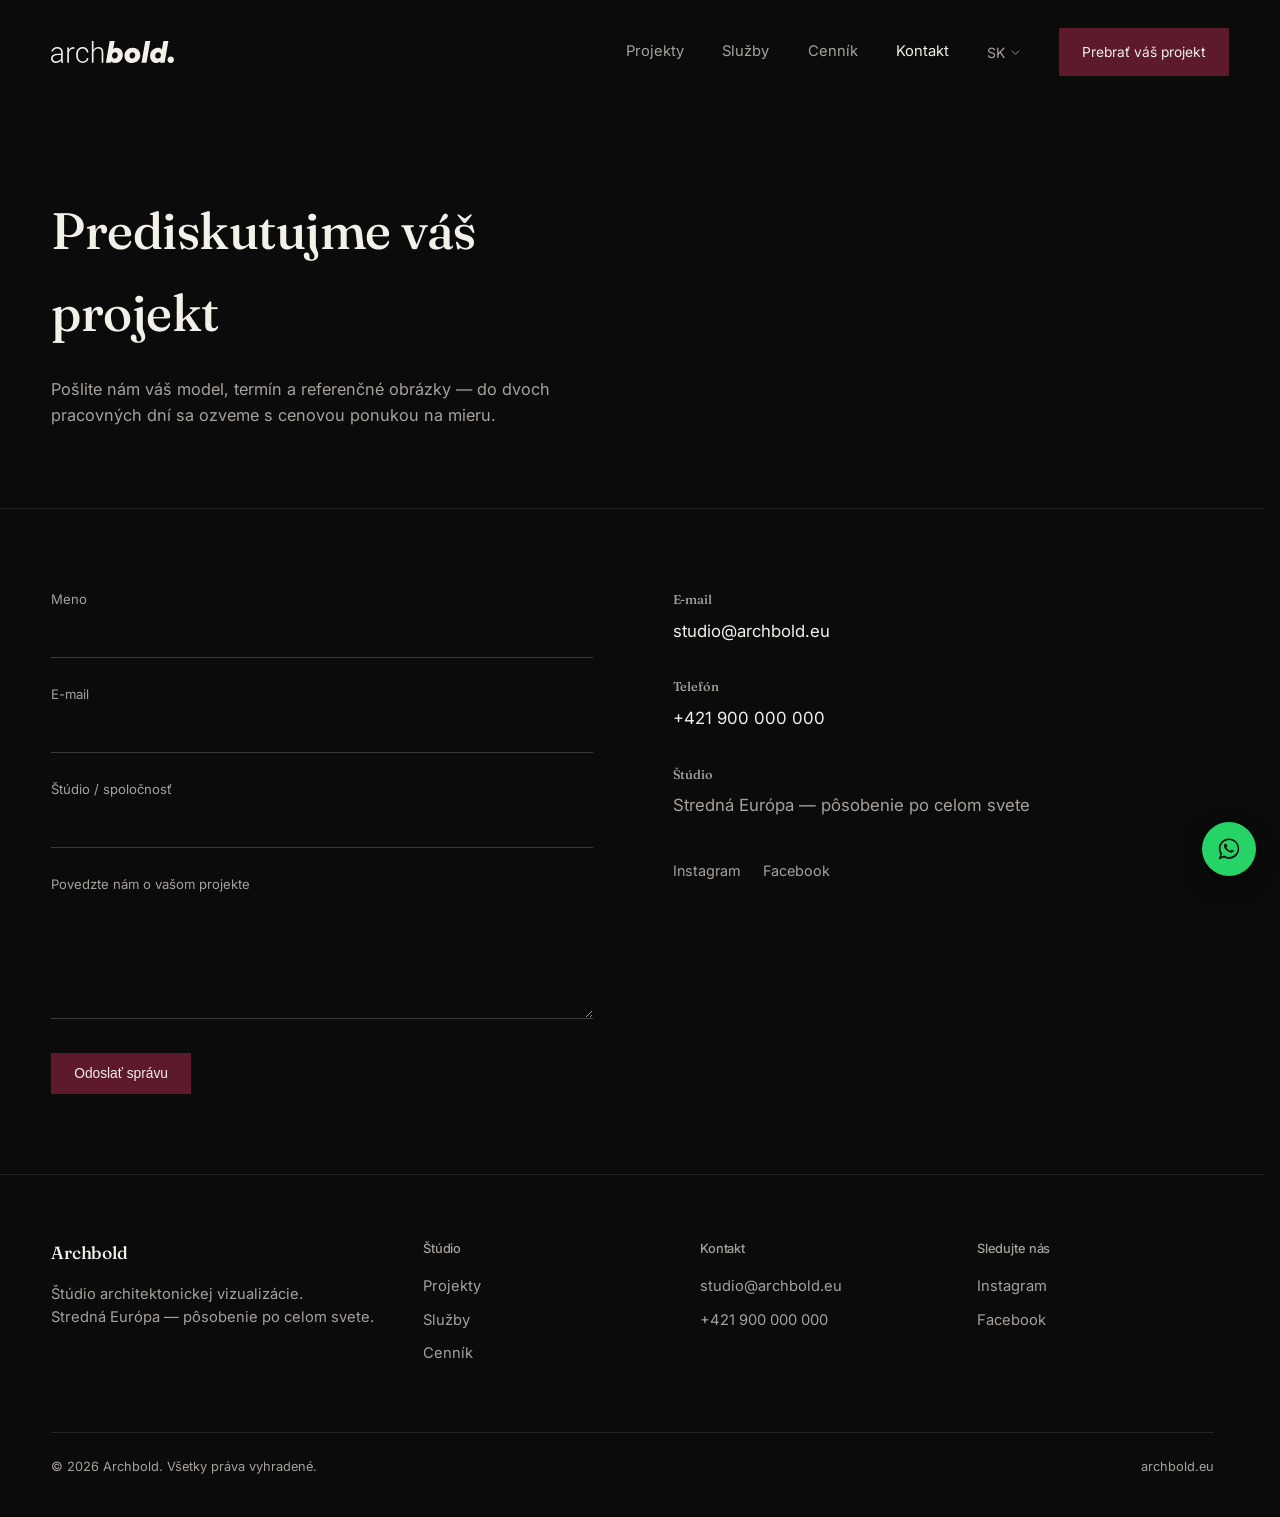
<file: sk/contact.html>
<!DOCTYPE html>
<html lang="sk">
<head>
<meta charset="UTF-8" />
<meta name="viewport" content="width=device-width, initial-scale=1.0" />
<meta name="color-scheme" content="dark" />
<meta name="theme-color" content="#0B0B0C" />
<title>Kontakt — Archbold</title>
<meta name="description" content="Kontaktujte Archbold a prediskutujte váš projekt architektonickej vizualizácie — e-mail, telefón, WhatsApp alebo kontaktný formulár." />
<link rel="canonical" href="https://archbold.eu/sk/contact.html" />
<link rel="icon" href="data:," />
<link rel="preconnect" href="https://fonts.googleapis.com">
<link rel="preconnect" href="https://fonts.gstatic.com" crossorigin>
<link href="https://fonts.googleapis.com/css2?family=Fraunces:opsz,wght@9..144,400;9..144,500;9..144,600&family=Inter:wght@400;500&display=optional" rel="stylesheet">
<link rel="stylesheet" href="../assets/css/style.css">
</head>
<body>

<header class="site-header is-scrolled">
  <a href="index.html" class="logo" aria-label="Archbold"><img src="../assets/img/archbold-logo.svg" alt="Archbold" width="131" height="23"></a>
  <button class="nav-toggle" aria-label="Prepnúť menu" aria-expanded="false"><span></span><span></span><span></span></button>
  <nav class="main-nav">
    <a href="works.html" class="nav-link">Projekty</a>
    <a href="services.html" class="nav-link">Služby</a>
    <a href="pricing.html" class="nav-link">Cenník</a>
    <a href="contact.html" class="nav-link is-active">Kontakt</a>
    <div class="lang-switch">
      <button class="lang-current" type="button">SK<svg viewBox="0 0 10 6" fill="none"><path d="M1 1l4 4 4-4" stroke="currentColor"/></svg></button>
      <div class="lang-menu">
        <a href="../contact.html">EN</a>
        <a href="../de/contact.html">DE</a>
        <a href="contact.html" class="is-active">SK</a>
      </div>
    </div>
    <a href="contact.html" class="btn-accent">Prebrať váš projekt</a>
  </nav>
</header>

<div class="page-hero">
  <h1>Prediskutujme váš projekt</h1>
  <p>Pošlite nám váš model, termín a referenčné obrázky — do dvoch pracovných dní sa ozveme s cenovou ponukou na mieru.</p>
</div>

<div class="content-wrap">
  <div class="contact-grid">
    <form action="https://formspree.io/f/your-form-id" method="POST">
      <div class="field">
        <label for="name">Meno</label>
        <input type="text" id="name" name="name" required>
      </div>
      <div class="field">
        <label for="email">E-mail</label>
        <input type="email" id="email" name="email" required>
      </div>
      <div class="field">
        <label for="company">Štúdio / spoločnosť</label>
        <input type="text" id="company" name="company">
      </div>
      <div class="field">
        <label for="message">Povedzte nám o vašom projekte</label>
        <textarea id="message" name="message" rows="5" required></textarea>
      </div>
      <button type="submit" class="btn-accent">Odoslať správu</button>
    </form>

    <div>
      <div class="contact-detail">
        <h4>E-mail</h4>
        <a href="mailto:studio@archbold.eu">studio@archbold.eu</a>
      </div>
      <div class="contact-detail">
        <h4>Telefón</h4>
        <a href="tel:+421900000000">+421 900 000 000</a>
      </div>
      <div class="contact-detail">
        <h4>Štúdio</h4>
        <span style="color:var(--paper-dim);">Stredná Európa — pôsobenie po celom svete</span>
      </div>
      <div class="social-row">
        <a href="https://instagram.com" target="_blank" rel="noopener">Instagram</a>
        <a href="https://facebook.com" target="_blank" rel="noopener">Facebook</a>
      </div>
    </div>
  </div>
</div>

<a class="whatsapp-fab" href="https://wa.me/421900000000" target="_blank" rel="noopener" aria-label="Chatovať na WhatsApp">
  <svg viewBox="0 0 32 32" fill="#0B0B0C"><path d="M16 3C9.1 3 3.5 8.6 3.5 15.5c0 2.5.7 4.9 2 6.9L3 29l6.8-2.4c1.9 1.1 4 1.6 6.2 1.6 6.9 0 12.5-5.6 12.5-12.5S22.9 3 16 3zm0 22.7c-2 0-3.9-.5-5.5-1.5l-.4-.2-4 1.4 1.4-3.9-.3-.4c-1.1-1.7-1.7-3.7-1.7-5.7 0-5.9 4.8-10.6 10.6-10.6 5.9 0 10.6 4.8 10.6 10.6S21.9 25.7 16 25.7zm5.8-7.9c-.3-.2-1.9-.9-2.1-1-.3-.1-.5-.2-.7.2-.2.3-.8 1-1 1.2-.2.2-.4.2-.7.1-.3-.2-1.4-.5-2.6-1.6-1-.9-1.6-2-1.8-2.3-.2-.3 0-.5.1-.6.1-.1.3-.4.5-.5.2-.2.2-.3.3-.5.1-.2 0-.4 0-.6-.1-.2-.7-1.7-1-2.3-.2-.6-.5-.5-.7-.5h-.6c-.2 0-.5.1-.8.4-.3.3-1 1-1 2.4s1.1 2.8 1.2 3c.1.2 2.1 3.2 5.1 4.5.7.3 1.3.5 1.7.6.7.2 1.4.2 1.9.1.6-.1 1.9-.8 2.1-1.5.3-.7.3-1.4.2-1.5-.1-.2-.3-.3-.6-.4z"/></svg>
</a>

<footer class="site-footer">
  <div class="footer-grid">
    <div><h4 style="font-family:var(--serif); font-size:1.1rem; color:var(--paper);">Archbold</h4><p>Štúdio architektonickej vizualizácie.<br>Stredná Európa — pôsobenie po celom svete.</p></div>
    <div><h4>Štúdio</h4><a href="works.html">Projekty</a><a href="services.html">Služby</a><a href="pricing.html">Cenník</a></div>
    <div><h4>Kontakt</h4><a href="mailto:studio@archbold.eu">studio@archbold.eu</a><a href="tel:+421900000000">+421 900 000 000</a></div>
    <div><h4>Sledujte nás</h4><a href="https://instagram.com" target="_blank" rel="noopener">Instagram</a><a href="https://facebook.com" target="_blank" rel="noopener">Facebook</a></div>
  </div>
  <div class="footer-bottom"><span>© 2026 Archbold. Všetky práva vyhradené.</span><span>archbold.eu</span></div>
</footer>

<script src="../assets/js/nav.js"></script>
</body>
</html>
</file>
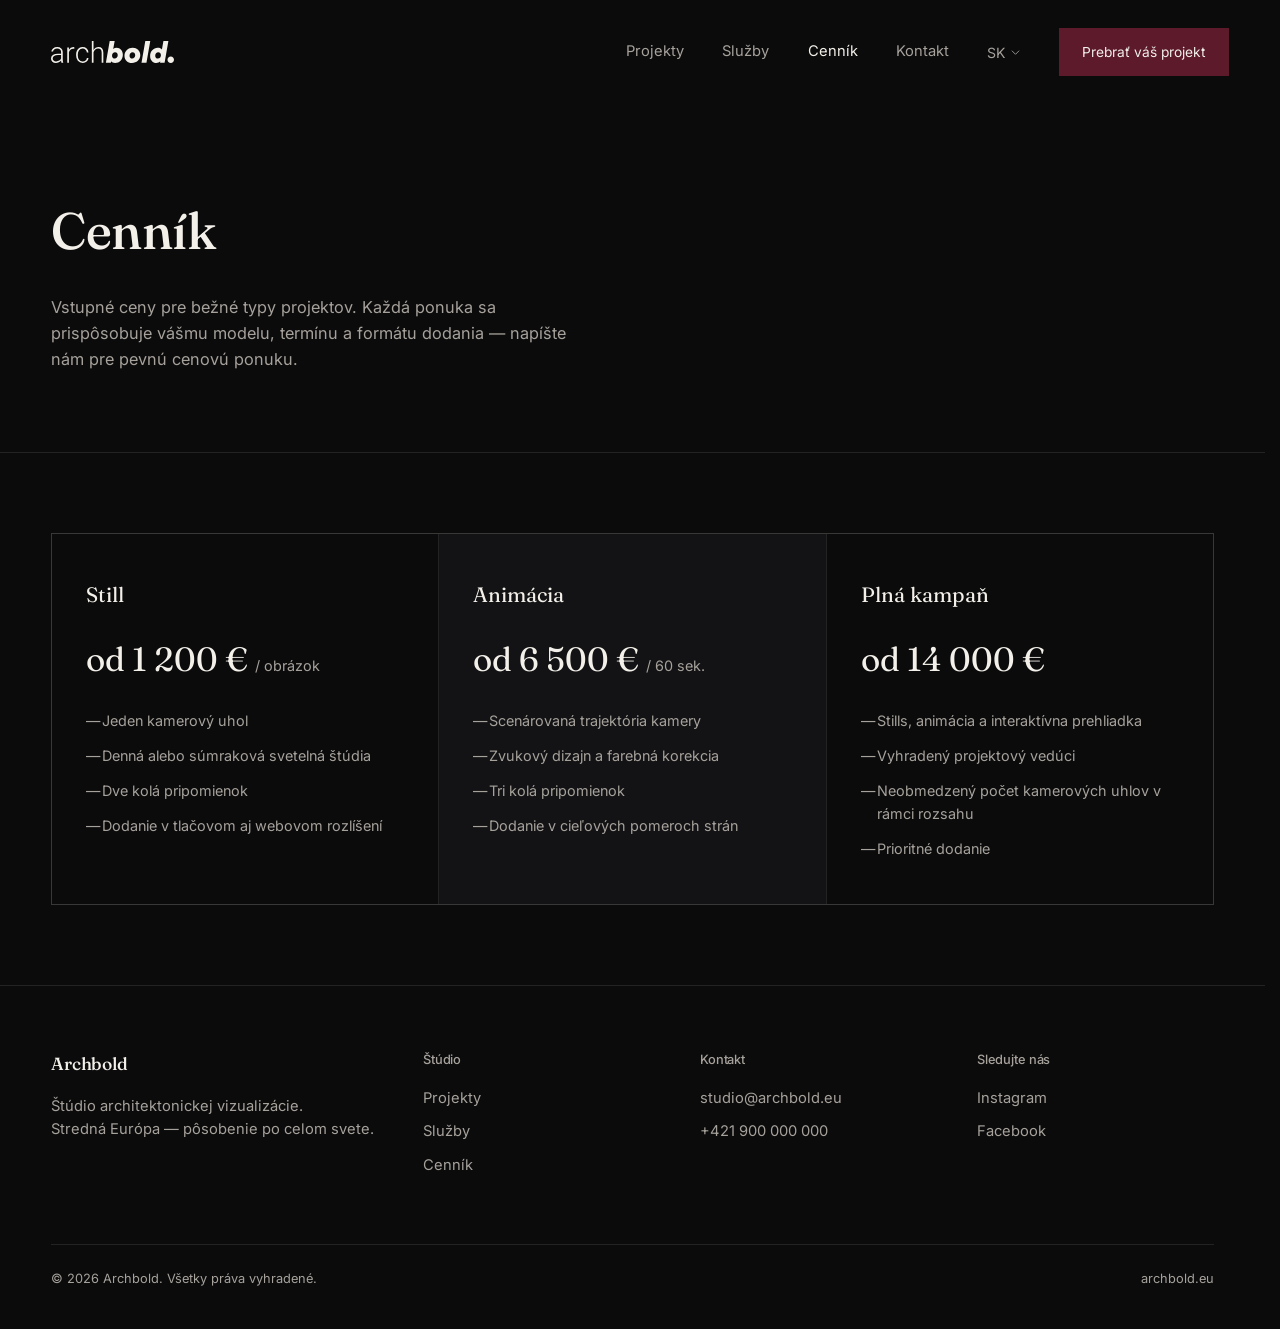
<file: sk/pricing.html>
<!DOCTYPE html>
<html lang="sk">
<head>
<meta charset="UTF-8" />
<meta name="viewport" content="width=device-width, initial-scale=1.0" />
<meta name="color-scheme" content="dark" />
<meta name="theme-color" content="#0B0B0C" />
<title>Cenník — Archbold</title>
<meta name="description" content="Transparentné vstupné ceny balíkov architektonickej vizualizácie od Archbold: still, animácia a plná kampaň." />
<link rel="canonical" href="https://archbold.eu/sk/pricing.html" />
<link rel="icon" href="data:," />
<link rel="preconnect" href="https://fonts.googleapis.com">
<link rel="preconnect" href="https://fonts.gstatic.com" crossorigin>
<link href="https://fonts.googleapis.com/css2?family=Fraunces:opsz,wght@9..144,400;9..144,500;9..144,600&family=Inter:wght@400;500&display=optional" rel="stylesheet">
<link rel="stylesheet" href="../assets/css/style.css">
</head>
<body>

<header class="site-header is-scrolled">
  <a href="index.html" class="logo" aria-label="Archbold"><img src="../assets/img/archbold-logo.svg" alt="Archbold" width="131" height="23"></a>
  <button class="nav-toggle" aria-label="Prepnúť menu" aria-expanded="false"><span></span><span></span><span></span></button>
  <nav class="main-nav">
    <a href="works.html" class="nav-link">Projekty</a>
    <a href="services.html" class="nav-link">Služby</a>
    <a href="pricing.html" class="nav-link is-active">Cenník</a>
    <a href="contact.html" class="nav-link">Kontakt</a>
    <div class="lang-switch">
      <button class="lang-current" type="button">SK<svg viewBox="0 0 10 6" fill="none"><path d="M1 1l4 4 4-4" stroke="currentColor"/></svg></button>
      <div class="lang-menu">
        <a href="../pricing.html">EN</a>
        <a href="../de/pricing.html">DE</a>
        <a href="pricing.html" class="is-active">SK</a>
      </div>
    </div>
    <a href="contact.html" class="btn-accent">Prebrať váš projekt</a>
  </nav>
</header>

<div class="page-hero">
  <h1>Cenník</h1>
  <p>Vstupné ceny pre bežné typy projektov. Každá ponuka sa prispôsobuje vášmu modelu, termínu a formátu dodania — napíšte nám pre pevnú cenovú ponuku.</p>
</div>

<div class="content-wrap">
  <div class="pricing-grid">
    <div class="price-card">
      <p class="p-name">Still</p>
      <p class="p-figure">od 1 200 € <span>/ obrázok</span></p>
      <ul>
        <li>Jeden kamerový uhol</li>
        <li>Denná alebo súmraková svetelná štúdia</li>
        <li>Dve kolá pripomienok</li>
        <li>Dodanie v tlačovom aj webovom rozlíšení</li>
      </ul>
    </div>
    <div class="price-card is-featured">
      <p class="p-name">Animácia</p>
      <p class="p-figure">od 6 500 € <span>/ 60&nbsp;sek.</span></p>
      <ul>
        <li>Scenárovaná trajektória kamery</li>
        <li>Zvukový dizajn a farebná korekcia</li>
        <li>Tri kolá pripomienok</li>
        <li>Dodanie v cieľových pomeroch strán</li>
      </ul>
    </div>
    <div class="price-card">
      <p class="p-name">Plná kampaň</p>
      <p class="p-figure">od 14 000 €</p>
      <ul>
        <li>Stills, animácia a interaktívna prehliadka</li>
        <li>Vyhradený projektový vedúci</li>
        <li>Neobmedzený počet kamerových uhlov v rámci rozsahu</li>
        <li>Prioritné dodanie</li>
      </ul>
    </div>
  </div>
</div>

<footer class="site-footer">
  <div class="footer-grid">
    <div><h4 style="font-family:var(--serif); font-size:1.1rem; color:var(--paper);">Archbold</h4><p>Štúdio architektonickej vizualizácie.<br>Stredná Európa — pôsobenie po celom svete.</p></div>
    <div><h4>Štúdio</h4><a href="works.html">Projekty</a><a href="services.html">Služby</a><a href="pricing.html">Cenník</a></div>
    <div><h4>Kontakt</h4><a href="mailto:studio@archbold.eu">studio@archbold.eu</a><a href="tel:+421900000000">+421 900 000 000</a></div>
    <div><h4>Sledujte nás</h4><a href="https://instagram.com" target="_blank" rel="noopener">Instagram</a><a href="https://facebook.com" target="_blank" rel="noopener">Facebook</a></div>
  </div>
  <div class="footer-bottom"><span>© 2026 Archbold. Všetky práva vyhradené.</span><span>archbold.eu</span></div>
</footer>

<script src="../assets/js/nav.js"></script>
</body>
</html>
</file>
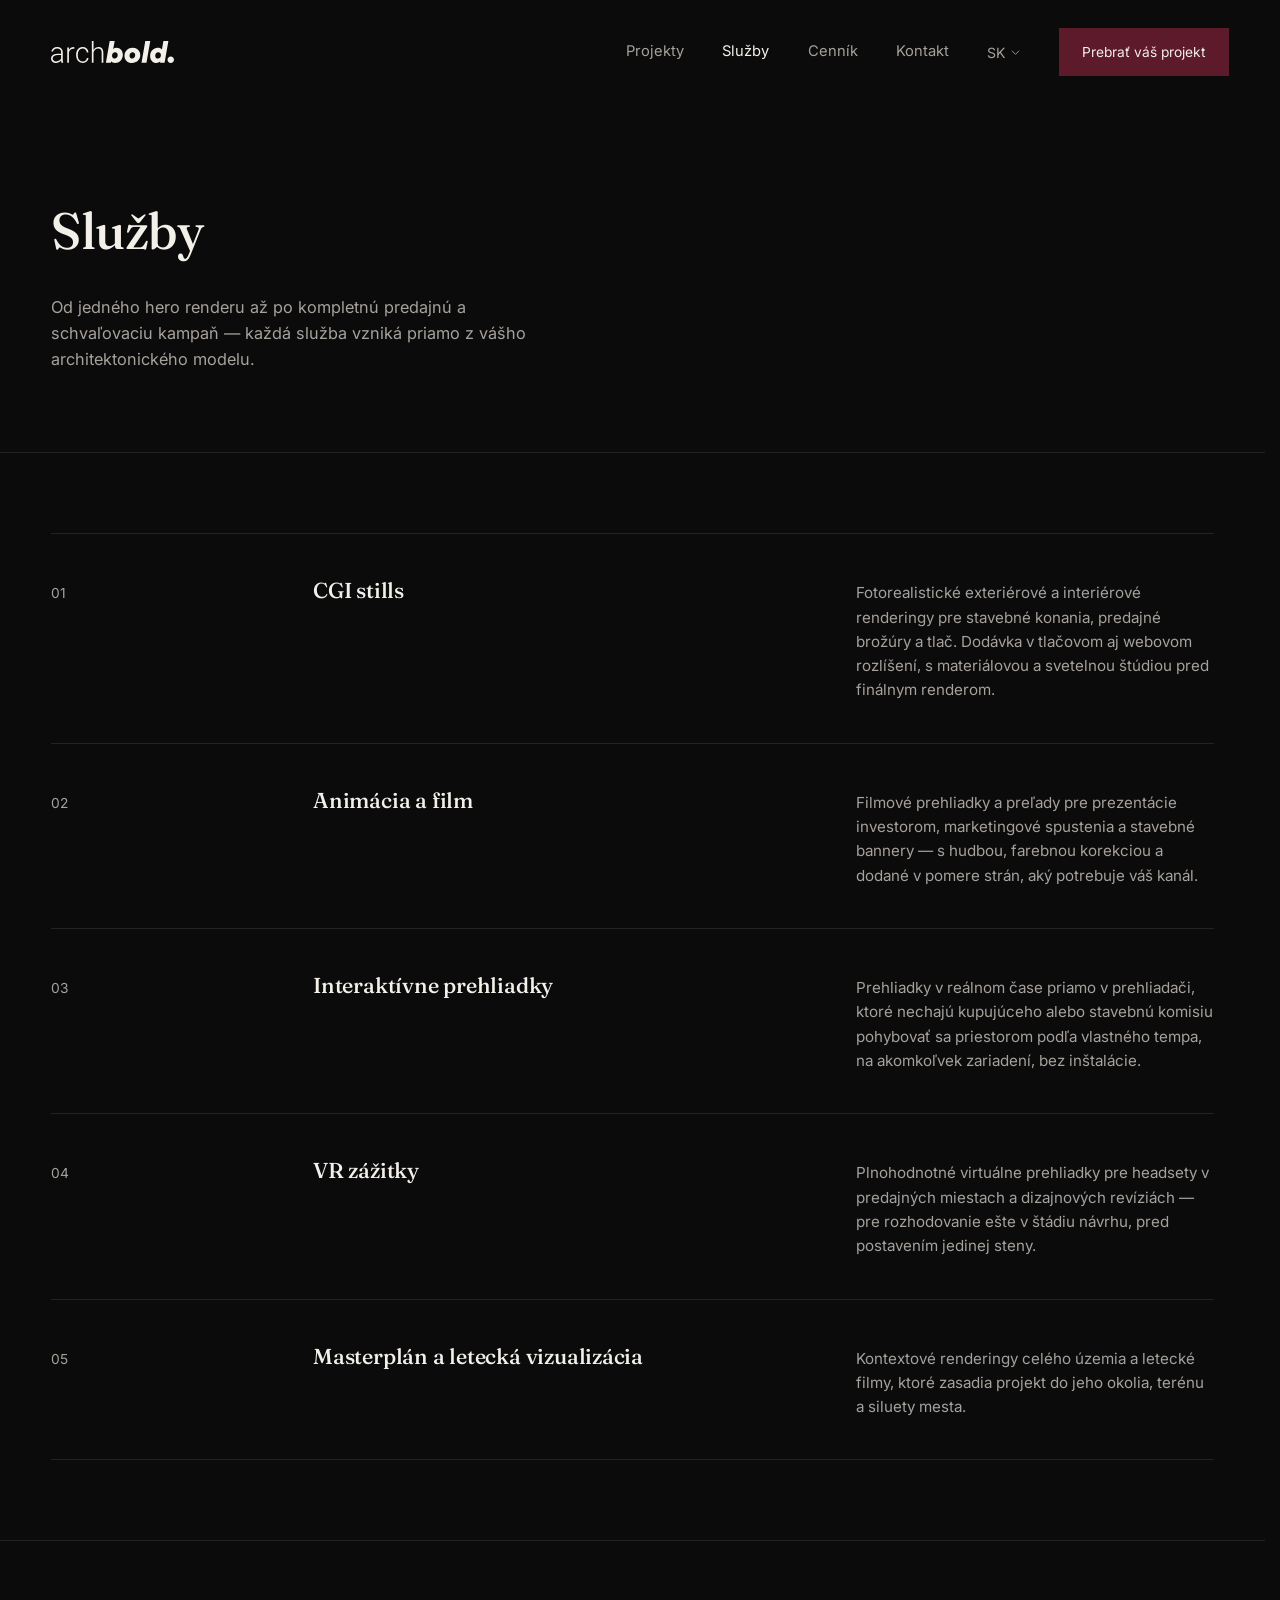
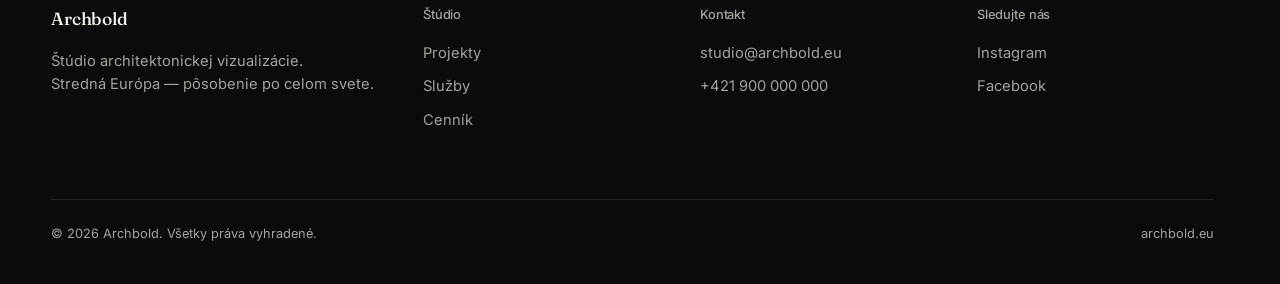
<file: sk/services.html>
<!DOCTYPE html>
<html lang="sk">
<head>
<meta charset="UTF-8" />
<meta name="viewport" content="width=device-width, initial-scale=1.0" />
<meta name="color-scheme" content="dark" />
<meta name="theme-color" content="#0B0B0C" />
<title>Služby — Archbold</title>
<meta name="description" content="Služby architektonickej vizualizácie od Archbold: CGI stills, animácia, interaktívne prehliadky a VR pre architektov a developerov." />
<link rel="canonical" href="https://archbold.eu/sk/services.html" />
<link rel="icon" href="data:," />
<link rel="preconnect" href="https://fonts.googleapis.com">
<link rel="preconnect" href="https://fonts.gstatic.com" crossorigin>
<link href="https://fonts.googleapis.com/css2?family=Fraunces:opsz,wght@9..144,400;9..144,500;9..144,600&family=Inter:wght@400;500&display=optional" rel="stylesheet">
<link rel="stylesheet" href="../assets/css/style.css">
</head>
<body>

<header class="site-header is-scrolled">
  <a href="index.html" class="logo" aria-label="Archbold"><img src="../assets/img/archbold-logo.svg" alt="Archbold" width="131" height="23"></a>
  <button class="nav-toggle" aria-label="Prepnúť menu" aria-expanded="false"><span></span><span></span><span></span></button>
  <nav class="main-nav">
    <a href="works.html" class="nav-link">Projekty</a>
    <a href="services.html" class="nav-link is-active">Služby</a>
    <a href="pricing.html" class="nav-link">Cenník</a>
    <a href="contact.html" class="nav-link">Kontakt</a>
    <div class="lang-switch">
      <button class="lang-current" type="button">SK<svg viewBox="0 0 10 6" fill="none"><path d="M1 1l4 4 4-4" stroke="currentColor"/></svg></button>
      <div class="lang-menu">
        <a href="../services.html">EN</a>
        <a href="../de/services.html">DE</a>
        <a href="services.html" class="is-active">SK</a>
      </div>
    </div>
    <a href="contact.html" class="btn-accent">Prebrať váš projekt</a>
  </nav>
</header>

<div class="page-hero">
  <h1>Služby</h1>
  <p>Od jedného hero renderu až po kompletnú predajnú a schvaľovaciu kampaň — každá služba vzniká priamo z vášho architektonického modelu.</p>
</div>

<div class="content-wrap">
  <div class="service-row">
    <span class="s-index">01</span>
    <h3>CGI stills</h3>
    <p>Fotorealistické exteriérové a interiérové renderingy pre stavebné konania, predajné brožúry a tlač. Dodávka v tlačovom aj webovom rozlíšení, s materiálovou a svetelnou štúdiou pred finálnym renderom.</p>
  </div>
  <div class="service-row">
    <span class="s-index">02</span>
    <h3>Animácia a film</h3>
    <p>Filmové prehliadky a preľady pre prezentácie investorom, marketingové spustenia a stavebné bannery — s hudbou, farebnou korekciou a dodané v pomere strán, aký potrebuje váš kanál.</p>
  </div>
  <div class="service-row">
    <span class="s-index">03</span>
    <h3>Interaktívne prehliadky</h3>
    <p>Prehliadky v reálnom čase priamo v prehliadači, ktoré nechajú kupujúceho alebo stavebnú komisiu pohybovať sa priestorom podľa vlastného tempa, na akomkoľvek zariadení, bez inštalácie.</p>
  </div>
  <div class="service-row">
    <span class="s-index">04</span>
    <h3>VR zážitky</h3>
    <p>Plnohodnotné virtuálne prehliadky pre headsety v predajných miestach a dizajnových revíziách — pre rozhodovanie ešte v štádiu návrhu, pred postavením jedinej steny.</p>
  </div>
  <div class="service-row">
    <span class="s-index">05</span>
    <h3>Masterplán a letecká vizualizácia</h3>
    <p>Kontextové renderingy celého územia a letecké filmy, ktoré zasadia projekt do jeho okolia, terénu a siluety mesta.</p>
  </div>
</div>

<footer class="site-footer">
  <div class="footer-grid">
    <div><h4 style="font-family:var(--serif); font-size:1.1rem; color:var(--paper);">Archbold</h4><p>Štúdio architektonickej vizualizácie.<br>Stredná Európa — pôsobenie po celom svete.</p></div>
    <div><h4>Štúdio</h4><a href="works.html">Projekty</a><a href="services.html">Služby</a><a href="pricing.html">Cenník</a></div>
    <div><h4>Kontakt</h4><a href="mailto:studio@archbold.eu">studio@archbold.eu</a><a href="tel:+421900000000">+421 900 000 000</a></div>
    <div><h4>Sledujte nás</h4><a href="https://instagram.com" target="_blank" rel="noopener">Instagram</a><a href="https://facebook.com" target="_blank" rel="noopener">Facebook</a></div>
  </div>
  <div class="footer-bottom"><span>© 2026 Archbold. Všetky práva vyhradené.</span><span>archbold.eu</span></div>
</footer>

<script src="../assets/js/nav.js"></script>
</body>
</html>
</file>
<file: assets/css/style.css>
/* =========================================================
   Archbold — shared stylesheet
   Design tokens
   ========================================================= */
/* Fallback with Inter-like metrics: menu text doesn't shift when the web font swaps in */
@font-face{
  font-family: 'Inter Fallback';
  src: local('Arial');
  size-adjust: 107.4%;
  ascent-override: 90.2%;
  descent-override: 22.5%;
  line-gap-override: 0%;
}

:root{
  --ink:        #0B0B0C;   /* base background */
  --ink-raised: #131315;   /* panels, cards */
  --paper:      #F3EFE9;   /* primary text on dark */
  --paper-dim:  #A6A19B;   /* secondary text */
  --line:       rgba(243,239,233,0.10);
  --line-strong:rgba(243,239,233,0.20);
  --burgundy:   #5C1A2B;   /* accent */
  --burgundy-hi:#7A2438;   /* accent hover */
  --burgundy-lo:#3E1420;   /* accent pressed / shadow */

  --serif: 'Fraunces', 'Iowan Old Style', serif;
  --sans:  'Inter', 'Inter Fallback', -apple-system, 'Helvetica Neue', Arial, sans-serif;

  --container: 1440px;
  --gutter: clamp(20px, 4vw, 64px);
}

*{ box-sizing: border-box; }
html{
  scroll-behavior: smooth;
  background: var(--ink);
  color-scheme: dark;
  /* Keep the content width stable when the lightbox/mobile menu locks scrolling.
     Without this, the disappearing scrollbar shifts the whole page sideways. */
  scrollbar-gutter: stable;
}

/* Use native page navigation for a stable, movement-free transition between pages. */

body{
  margin:0;
  background: var(--ink);
  color: var(--paper);
  font-family: var(--sans);
  font-size: 16px;
  line-height: 1.6;
  -webkit-font-smoothing: antialiased;
  overflow-x: hidden;
}

@media (prefers-reduced-motion: reduce){
  ::view-transition-group(*), ::view-transition-old(*), ::view-transition-new(*){ animation:none !important; }
  html{ scroll-behavior:auto; }
  *{ animation-duration:0.001ms !important; animation-iteration-count:1 !important; transition-duration:0.001ms !important; }
}

a{ color: inherit; text-decoration:none; }
img{ display:block; max-width:100%; }

::selection{ background: var(--burgundy); color: var(--paper); }

:focus-visible{
  outline: 1px solid var(--paper);
  outline-offset: 3px;
}

.wrap{
  width:100%;
  max-width: var(--container);
  margin: 0 auto;
  padding-left: var(--gutter);
  padding-right: var(--gutter);
}

.serif{ font-family: var(--serif); }

h1,h2,h3,h4{
  font-family: var(--serif);
  font-weight: 500;
  letter-spacing: -0.01em;
  margin: 0;
  color: var(--paper);
}

p{ margin:0; }

/* =========================================================
   Header / navigation
   ========================================================= */
.site-header{
  position: fixed;
  top:0; left:0; right:0;
  z-index: 100;
  padding: 28px var(--gutter);
  display:flex;
  align-items:center;
  justify-content: space-between;
  border-bottom: 1px solid transparent;
}
.is-ready .site-header{
  transition: background-color .5s ease, padding .4s ease, border-color .5s ease;
}
.site-header.is-scrolled{
  background: rgba(11,11,12,0.86);
  backdrop-filter: blur(10px);
  padding-top: 18px;
  padding-bottom: 18px;
  border-bottom: 1px solid var(--line);
}

.logo, .footer-logo{ display:inline-block; line-height:0; }
.logo img, .footer-logo img{ display:block; height: 22px; width:auto; }
.footer-logo{ margin-bottom: 14px; }
@media (max-width: 900px){ .logo img{ height: 19px; } }

.main-nav{
  display:flex;
  align-items:center;
  gap: clamp(20px, 3vw, 44px);
}

.main-nav a.nav-link{
  font-size: 0.92rem;
  color: var(--paper-dim);
  position: relative;
  padding: 4px 0;
  transition: color .3s ease;
}
.main-nav a.nav-link:hover,
.main-nav a.nav-link.is-active{
  color: var(--paper);
}
.main-nav a.nav-link::after{
  content:"";
  position:absolute;
  left:0; right:0; bottom:-2px;
  height:1px;
  background: var(--paper);
  transform: scaleX(0);
  transform-origin: left;
  transition: transform .35s ease;
}
.main-nav a.nav-link:hover::after{ transform: scaleX(1); }

/* language dropdown */
.lang-switch{ position: relative; }
.lang-current{
  font-size: 0.88rem;
  color: var(--paper-dim);
  display:flex;
  align-items:center;
  gap:6px;
  cursor:pointer;
  background:none;
  border:none;
  font-family: var(--sans);
  padding:4px 0;
}
.lang-current:hover{ color: var(--paper); }
.lang-current svg{ width:9px; height:9px; transition: transform .25s ease; }
.lang-switch.is-open .lang-current svg{ transform: rotate(180deg); }

.lang-menu{
  position:absolute;
  top: calc(100% + 14px);
  right:0;
  min-width: 92px;
  background: var(--ink-raised);
  border: 1px solid var(--line);
  padding: 6px;
  opacity:0;
  visibility:hidden;
  transform: translateY(-6px);
  transition: opacity .25s ease, transform .25s ease, visibility .25s;
}
.lang-switch.is-open .lang-menu{
  opacity:1; visibility:visible; transform: translateY(0);
}
.lang-menu a{
  display:block;
  font-size: 0.85rem;
  color: var(--paper-dim);
  padding: 8px 10px;
}
.lang-menu a:hover{ color: var(--paper); background: rgba(255,255,255,0.04); }
.lang-menu a.is-active{ color: var(--paper); }

.btn-accent{
  display:inline-flex;
  align-items:center;
  gap:10px;
  background: var(--burgundy);
  color: var(--paper);
  font-size: 0.86rem;
  padding: 12px 22px;
  border: 1px solid var(--burgundy);
  transition: background-color .3s ease, border-color .3s ease, transform .3s ease;
  white-space: nowrap;
}
.btn-accent:hover{
  background: var(--burgundy-hi);
  border-color: var(--burgundy-hi);
}

.nav-toggle{
  display:none;
  background:none;
  border:none;
  width: 26px; height: 18px;
  position: relative;
  cursor:pointer;
}
.nav-toggle span{
  position:absolute; left:0; right:0; height:1px; background: var(--paper);
  transition: transform .3s ease, opacity .3s ease, top .3s ease;
}
.nav-toggle span:nth-child(1){ top:0; }
.nav-toggle span:nth-child(2){ top:8px; }
.nav-toggle span:nth-child(3){ top:16px; }

/* =========================================================
   Hero
   ========================================================= */
.hero{
  position: relative;
  height: 100vh;
  min-height: 560px;
  width: 100%;
  overflow: hidden;
  display:flex;
  align-items:flex-end;
  background: var(--ink);
}

.hero-media{
  position:absolute;
  inset:0;
  width:100%; height:100%;
  overflow:hidden;
}

.hero-media video,
.hero-media img{
  width:100%; height:100%;
  object-fit: cover;
  /* premium desaturated, cinematic wash */
  filter: grayscale(0.45) brightness(0.62) contrast(1.06) saturate(0.85);
  transform: scale(1.02);
}

.hero-media::after{
  content:"";
  position:absolute; inset:0;
  background: linear-gradient(180deg, rgba(11,11,12,0.35) 0%, rgba(11,11,12,0.15) 40%, rgba(11,11,12,0.75) 100%);
}

.hero-content{
  position: relative;
  z-index: 2;
  width:100%;
  padding: 0 var(--gutter) 72px;
  text-align:center;
}

.hero-eyebrow{
  color: var(--paper-dim);
  font-size: 0.82rem;
  margin-bottom: 22px;
  letter-spacing: 0.02em;
}

.hero-title{
  font-size: clamp(2.2rem, 5.4vw, 4.6rem);
  line-height: 1.08;
  max-width: 16ch;
  margin: 0 auto;
  color: var(--paper);
}

.hero-scroll{
  position:absolute;
  bottom: 26px; left: 50%;
  transform: translateX(-50%);
  z-index:2;
  width:1px; height:46px;
  background: var(--line-strong);
  overflow:hidden;
}
.hero-scroll::after{
  content:"";
  position:absolute; top:-100%; left:0; right:0; height:100%;
  background: var(--paper);
  animation: scrollLine 2.4s ease-in-out infinite;
}
@keyframes scrollLine{
  0%{ top:-100%; }
  60%{ top:100%; }
  100%{ top:100%; }
}

/* =========================================================
   Section rhythm
   ========================================================= */
section{ position: relative; }

.section-head{
  display:flex;
  align-items:flex-end;
  justify-content:space-between;
  gap: 24px;
  padding: 120px var(--gutter) 48px;
  max-width: var(--container);
  margin: 0 auto;
}
.section-head h2{
  font-size: clamp(1.6rem, 2.6vw, 2.4rem);
  max-width: 20ch;
}
.section-head .section-note{
  color: var(--paper-dim);
  font-size: 0.92rem;
  max-width: 34ch;
  text-align: right;
}

/* =========================================================
   MIR-style asymmetric gallery
   Row pattern repeats: 4 across / 2 across / 3 across
   ========================================================= */
.gallery{
  display:grid;
  grid-template-columns: repeat(12, 1fr);
  gap: var(--gallery-gap, 6px);
  padding: 0 var(--gallery-gap, 6px) 140px;
}

.g-item{
  position: relative;
  overflow:hidden;
  cursor: pointer;
  background: var(--ink-raised);
}
.g-item img{
  width:100%; height:100%;
  object-fit: cover;
  filter: grayscale(0.12) brightness(0.94);
  transition: transform 1.1s cubic-bezier(.16,.84,.44,1), filter .6s ease;
}
.g-item:hover img{
  transform: scale(1.045);
  filter: grayscale(0) brightness(1);
}

.g-item .g-cap{
  position:absolute;
  left:0; right:0; bottom:0;
  padding: 18px 20px;
  background: linear-gradient(0deg, rgba(0,0,0,0.55), transparent);
  opacity:0;
  transform: translateY(6px);
  transition: opacity .4s ease, transform .4s ease;
}
.g-item:hover .g-cap{ opacity:1; transform: translateY(0); }
.g-cap .g-title{ font-size:0.95rem; color: var(--paper); font-family: var(--serif); }
.g-cap .g-type{ font-size:0.76rem; color: var(--paper-dim); margin-top:2px; }

/* row 1 — 4 up */
.g-item.w-quarter{ grid-column: span 3; aspect-ratio: 3/4; }
/* row 2 — 2 up, wide */
.g-item.w-half{ grid-column: span 6; aspect-ratio: 16/10; }
/* row 3 — 3 up */
.g-item.w-third{ grid-column: span 4; aspect-ratio: 4/5; }

@media (max-width: 900px){
  .g-item.w-quarter{ grid-column: span 6; aspect-ratio: 4/5; }
  .g-item.w-half{ grid-column: span 6; aspect-ratio: 4/5; }
  .g-item.w-third{ grid-column: span 6; aspect-ratio: 4/5; }
}
@media (max-width: 560px){
  .g-item.w-quarter,
  .g-item.w-half,
  .g-item.w-third{ grid-column: span 12; aspect-ratio: 4/5; }
}

/* =========================================================
   Lightbox
   ========================================================= */
.lightbox{
  position: fixed;
  inset:0;
  z-index: 1000;
  background: rgba(6,6,7,0.97);
  display:flex;
  align-items:center;
  justify-content:center;
  padding: 6vh 4vw;
  opacity:0;
  visibility:hidden;
  transition: opacity .4s ease, visibility .4s;
}
.lightbox.is-open{ opacity:1; visibility:visible; }

.lightbox-figure{
  max-width: 96vw;
  max-height: 94vh;
  width:100%;
  text-align:center;
  transform: translateY(14px) scale(.98);
  transition: transform .5s cubic-bezier(.16,.84,.44,1);
  /* the figure's own box can span the full width/height even though the
     image inside is smaller and centered — without this, that empty
     space would sit on top of the close/nav buttons and swallow clicks */
  pointer-events: none;
}
.lightbox.is-open .lightbox-figure{ transform: translateY(0) scale(1); }

.lightbox-figure img{
  max-height: 88vh;
  width:auto;
  max-width:100%;
  margin: 0 auto;
  opacity: 0;
  transition: opacity .25s ease;
  pointer-events: auto;
}
.lightbox-figure img.is-loaded{ opacity: 1; }
.lightbox-caption{
  margin-top: 18px;
  color: var(--paper-dim);
  font-size: 0.88rem;
}
.lightbox-caption strong{ color: var(--paper); font-weight:500; font-family: var(--serif); margin-right:10px; }

.lightbox-close{
  position:absolute;
  top: 28px; right: var(--gutter);
  background:none; border:none;
  color: var(--paper);
  width: 40px; height:40px;
  cursor:pointer;
  z-index: 10;
}
.lightbox-close svg{ width:100%; height:100%; }

.lightbox-nav{
  position:absolute;
  top:50%; transform: translateY(-50%);
  background:none; border:none;
  color: var(--paper-dim);
  padding: 20px;
  cursor:pointer;
  transition: color .3s ease;
  z-index: 10;
}
.lightbox-nav:hover{ color: var(--paper); }
.lightbox-prev{ left: clamp(6px, 2vw, 30px); }
.lightbox-next{ right: clamp(6px, 2vw, 30px); }
.lightbox-nav svg{ width:22px; height:22px; }

/* =========================================================
   Footer
   ========================================================= */
.site-footer{
  border-top: 1px solid var(--line);
  padding: 64px var(--gutter) 40px;
}
.footer-grid{
  max-width: var(--container);
  margin: 0 auto;
  display:grid;
  grid-template-columns: 1.4fr 1fr 1fr 1fr;
  gap: 40px;
}
.footer-grid h4{
  font-family: var(--sans);
  font-size: 0.8rem;
  color: var(--paper-dim);
  font-weight: 500;
  margin-bottom: 16px;
}
.footer-grid a, .footer-grid p{
  display:block;
  font-size: 0.92rem;
  color: var(--paper-dim);
  margin-bottom: 10px;
  transition: color .25s ease;
}
.footer-grid a:hover{ color: var(--paper); }
.footer-bottom{
  max-width: var(--container);
  margin: 56px auto 0;
  padding-top: 24px;
  border-top: 1px solid var(--line);
  display:flex;
  justify-content:space-between;
  color: var(--paper-dim);
  font-size: 0.8rem;
}
@media (max-width: 760px){
  .footer-grid{ grid-template-columns: 1fr 1fr; }
  .footer-bottom{ flex-direction:column; gap:10px; }
}

/* =========================================================
   Generic content-page elements (services / pricing / contact)
   ========================================================= */
.page-hero{
  padding: 190px var(--gutter) 80px;
  max-width: var(--container);
  margin:0 auto;
  border-bottom: 1px solid var(--line);
}
.page-hero h1{ font-size: clamp(2rem, 4vw, 3.2rem); max-width: 18ch; }
.page-hero p{ color: var(--paper-dim); margin-top:22px; max-width: 52ch; font-size: 1.02rem; }

.content-wrap{ max-width: var(--container); margin: 0 auto; padding: 80px var(--gutter); }

.service-row{
  display:grid;
  grid-template-columns: 0.9fr 2fr 1.4fr;
  gap: 32px;
  padding: 40px 0;
  border-top: 1px solid var(--line);
  align-items: baseline;
}
.service-row:last-child{ border-bottom: 1px solid var(--line); }
.service-row .s-index{ color: var(--paper-dim); font-size:0.86rem; }
.service-row h3{ font-size: 1.35rem; }
.service-row p{ color: var(--paper-dim); font-size: 0.95rem; }
@media (max-width: 760px){
  .service-row{ grid-template-columns: 1fr; gap: 10px; }
}

.pricing-grid{
  display:grid;
  grid-template-columns: repeat(3, 1fr);
  gap: 1px;
  background: var(--line);
  border: 1px solid var(--line);
}
.price-card{
  background: var(--ink);
  padding: 44px 34px;
  display:flex;
  flex-direction:column;
  gap: 22px;
}
.price-card.is-featured{ background: var(--ink-raised); }
.price-card .p-name{ font-family: var(--serif); font-size:1.3rem; }
.price-card .p-figure{ font-size: 2.1rem; font-family: var(--serif); }
.price-card .p-figure span{ font-size:0.9rem; font-family: var(--sans); color: var(--paper-dim); }
.price-card ul{ list-style:none; margin:0; padding:0; display:flex; flex-direction:column; gap:12px; }
.price-card li{ font-size: 0.9rem; color: var(--paper-dim); padding-left:16px; position:relative; }
.price-card li::before{ content:"—"; position:absolute; left:0; color: var(--paper-dim); }
@media (max-width: 860px){
  .pricing-grid{ grid-template-columns:1fr; }
}

.contact-grid{
  display:grid;
  grid-template-columns: 1fr 1fr;
  gap: 80px;
}
@media (max-width: 860px){ .contact-grid{ grid-template-columns:1fr; gap:56px; } }

.field{ margin-bottom: 26px; }
.field label{ display:block; font-size:0.82rem; color: var(--paper-dim); margin-bottom:8px; }
.field input,
.field textarea{
  width:100%;
  background: transparent;
  border: none;
  border-bottom: 1px solid var(--line-strong);
  color: var(--paper);
  font-family: var(--sans);
  font-size: 0.98rem;
  padding: 10px 2px;
  resize: vertical;
}
.field input:focus,
.field textarea:focus{ outline:none; border-color: var(--paper); }

.contact-detail{ margin-bottom: 32px; }
.contact-detail h4{ font-size:0.8rem; color: var(--paper-dim); font-weight:500; margin-bottom:8px; }
.contact-detail a, .contact-detail span{ font-size: 1.05rem; }
.social-row{ display:flex; gap:22px; margin-top: 40px; }
.social-row a{ font-size: 0.9rem; color: var(--paper-dim); }
.social-row a:hover{ color: var(--paper); }

.whatsapp-fab{
  position: fixed;
  right: 24px; bottom: 24px;
  z-index: 200;
  width: 54px; height: 54px;
  border-radius: 50%;
  background: #25D366;
  display:flex; align-items:center; justify-content:center;
  box-shadow: 0 8px 24px rgba(0,0,0,0.4);
  transition: transform .3s ease;
}
.whatsapp-fab:hover{ transform: scale(1.08); }
.whatsapp-fab svg{ width:26px; height:26px; }

/* =========================================================
   Mobile nav
   ========================================================= */
@media (max-width: 920px){
  .main-nav{
    position: fixed;
    inset:0;
    top:0;
    background: var(--ink);
    flex-direction: column;
    justify-content:center;
    gap: 30px;
    transform: translateY(-100%);
    transition: transform .5s cubic-bezier(.16,.84,.44,1);
    z-index: 90;
  }
  .main-nav.is-open{ transform: translateY(0); }
  .main-nav a.nav-link{ font-size: 1.4rem; color: var(--paper); }
  .main-nav .btn-accent{ margin-top: 10px; }
  .nav-toggle{ display:block; z-index: 101; }
  .nav-toggle.is-active span:nth-child(1){ top:8px; transform: rotate(45deg); }
  .nav-toggle.is-active span:nth-child(2){ opacity:0; }
  .nav-toggle.is-active span:nth-child(3){ top:8px; transform: rotate(-45deg); }
  .section-head{ flex-direction:column; align-items:flex-start; }
  .section-head .section-note{ text-align:left; }
}
</file>
